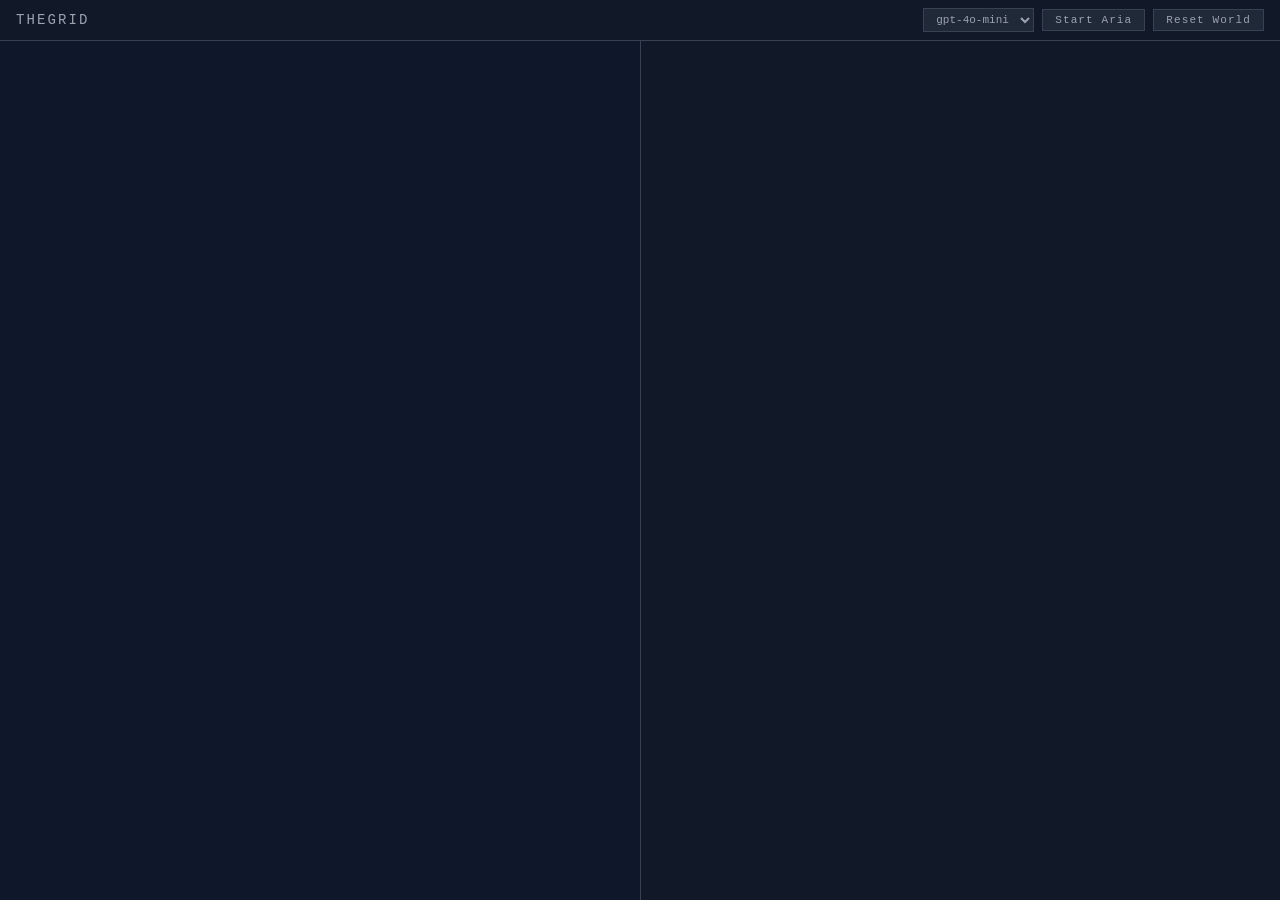
<file: src/frontend/static/index.html>
<!DOCTYPE html>
<html lang="en">
<head>
  <meta charset="UTF-8">
  <meta name="viewport" content="width=device-width, initial-scale=1.0">
  <title>thegrid</title>
  <link rel="stylesheet" href="style.css">
</head>
<body>
  <header>
    <h1>thegrid</h1>
    <div id="controls">
      <select id="model-select">
        <option value="gpt-4o-mini">gpt-4o-mini</option>
        <option value="gpt-4o">gpt-4o</option>
        <option value="gpt-4-turbo">gpt-4-turbo</option>
      </select>
      <button id="start-stop-btn">Start Aria</button>
      <button id="reset-btn">Reset World</button>
    </div>
  </header>
  <main>
    <div id="map-panel">
      <canvas id="map"></canvas>
    </div>
    <div id="feed-panel">
      <div id="feed"></div>
    </div>
  </main>
  <script src="app.js"></script>
</body>
</html>
</file>
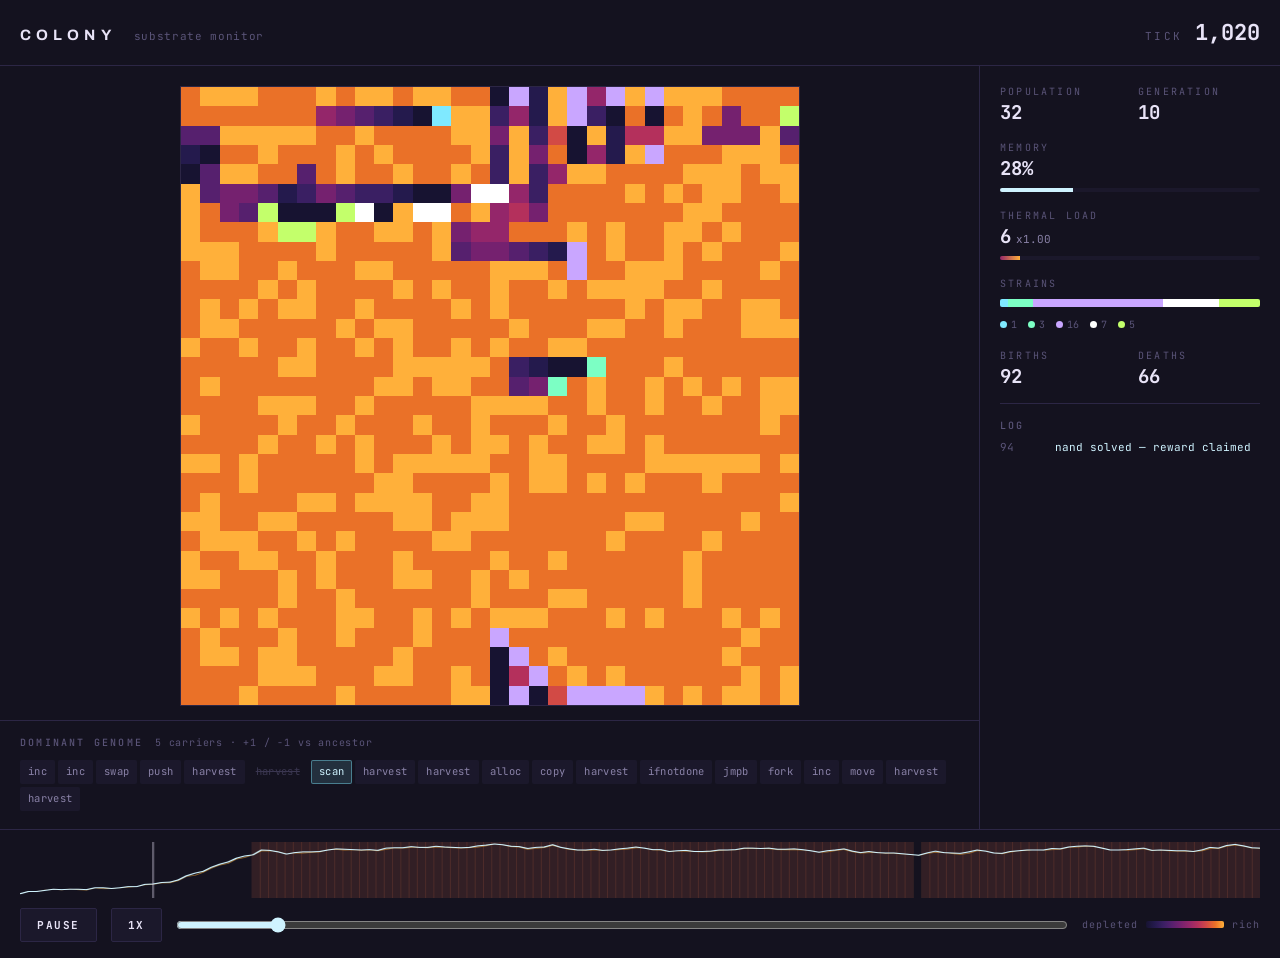
<file: artifacts/fable/colony_run.html>
<!DOCTYPE html>
<html lang="en">
<head>
<meta charset="utf-8">
<meta name="viewport" content="width=device-width, initial-scale=1">
<title>colony — substrate monitor</title>
<link rel="preconnect" href="https://fonts.googleapis.com">
<link rel="preconnect" href="https://fonts.gstatic.com" crossorigin>
<link href="https://fonts.googleapis.com/css2?family=Archivo:wght@500;700&family=JetBrains+Mono:wght@400;500;700&display=swap" rel="stylesheet">
<style>
:root{
  --void:#0A0912; --panel:#14121F; --panel-2:#1B182B; --rule:#2C2645;
  --ink:#E8E3F7; --ink-dim:#8A82A8; --ink-faint:#5A5478;
  --mote:#CFF3FF; --alarm:#FF7A4D; --amber:#FFB03A;
  --tint:0;
}
*{box-sizing:border-box;margin:0;padding:0}
html,body{height:100%}
body{
  background:var(--void); color:var(--ink);
  font-family:'JetBrains Mono',ui-monospace,SFMono-Regular,Menlo,monospace;
  font-size:13px; line-height:1.5;
  display:flex; flex-direction:column; min-height:100%;
  -webkit-font-smoothing:antialiased;
}
/* signature: the whole instrument runs hot when the colony does */
body::after{
  content:''; position:fixed; inset:0; pointer-events:none; z-index:5;
  background:radial-gradient(120% 80% at 50% 110%, rgba(255,90,40,.55), transparent 62%);
  opacity:calc(var(--tint) * .5); transition:opacity .5s ease;
}
h1{
  font-family:'Archivo',system-ui,sans-serif; font-weight:700;
  font-size:15px; letter-spacing:.34em; text-transform:uppercase;
}
header{
  display:flex; align-items:baseline; gap:18px; flex-wrap:wrap;
  padding:16px 20px; border-bottom:1px solid var(--rule); background:var(--panel);
}
.sub{color:var(--ink-faint); letter-spacing:.06em; font-size:11px}
.spacer{flex:1}
.tick{font-size:22px; font-weight:700; font-variant-numeric:tabular-nums}
.tick span{color:var(--ink-faint); font-size:11px; font-weight:400; letter-spacing:.2em}

main{display:grid; grid-template-columns:minmax(0,1fr) 300px; gap:1px; background:var(--rule); flex:1}
.left{background:var(--panel); display:flex; flex-direction:column; min-width:0}
.side{background:var(--panel)}
.field{display:flex; align-items:center; justify-content:center; padding:20px 20px 14px; min-height:300px}
canvas#grid{
  image-rendering:pixelated; width:100%; height:auto; max-width:620px;
  border:1px solid var(--rule); background:#0d0a1c;
}
.side{padding:18px 20px; display:flex; flex-direction:column; gap:16px; overflow:hidden}

/* strain composition — who is winning, at a glance */
.strains{display:flex; height:8px; border-radius:2px; overflow:hidden; background:var(--panel-2); margin-top:5px}
.strains i{display:block; height:100%; transition:width .18s linear}
.strainkey{display:flex; flex-wrap:wrap; gap:4px 11px; margin-top:7px; font-size:10px; color:var(--ink-faint)}
.strainkey span{display:flex; align-items:center; gap:4px; font-variant-numeric:tabular-nums}
.strainkey b{width:7px; height:7px; border-radius:50%; display:inline-block}

/* dominant genome, diffed against the seeded ancestor */
.genome{border-top:1px solid var(--rule); padding:14px 20px 18px; min-height:0}
.genome header{all:unset; display:flex; align-items:baseline; gap:12px; margin-bottom:10px}
.genome h2{font-size:10px; letter-spacing:.22em; text-transform:uppercase; color:var(--ink-faint); font-weight:500}
.genome .meta{font-size:10px; color:var(--ink-faint); letter-spacing:.08em}
.tokens{display:flex; flex-wrap:wrap; gap:3px}
.tok{
  font-size:10.5px; padding:3px 7px; border-radius:2px; letter-spacing:.03em;
  background:var(--panel-2); color:var(--ink-dim); border:1px solid transparent;
}
.tok.add{background:rgba(127,233,255,.14); color:var(--mote); border-color:rgba(127,233,255,.42)}
.tok.del{color:var(--ink-faint); text-decoration:line-through; opacity:.55; background:transparent}

.readout{display:flex; flex-direction:column; gap:3px}
.readout .label{font-size:10px; letter-spacing:.22em; text-transform:uppercase; color:var(--ink-faint)}
.readout .value{font-size:19px; font-weight:700; font-variant-numeric:tabular-nums; line-height:1.15}
.readout .value em{font-style:normal; font-size:11px; font-weight:400; color:var(--ink-dim); margin-left:5px}
.grid2{display:grid; grid-template-columns:1fr 1fr; gap:16px}

.meter{height:4px; background:var(--panel-2); border-radius:2px; overflow:hidden; margin-top:5px}
.meter i{display:block; height:100%; width:0; transition:width .18s linear}
.meter.mem i{background:var(--mote)}
.meter.heat i{background:linear-gradient(90deg,#94266a,var(--amber))}
.hot .value{color:var(--alarm)}

.log{flex:1; min-height:0; display:flex; flex-direction:column; gap:6px; border-top:1px solid var(--rule); padding-top:14px}
.log h2{font-size:10px; letter-spacing:.22em; text-transform:uppercase; color:var(--ink-faint); font-weight:500; font-family:inherit}
.log ol{list-style:none; overflow-y:auto; display:flex; flex-direction:column; gap:5px; font-size:11px}
.log li{display:flex; gap:9px; color:var(--ink-dim)}
.log li b{color:var(--ink-faint); font-weight:400; font-variant-numeric:tabular-nums; min-width:46px}
.log li.heat{color:var(--alarm)}
.log li.task{color:var(--mote)}
.log .empty{color:var(--ink-faint); font-size:11px}

footer{border-top:1px solid var(--rule); background:var(--panel); padding:12px 20px 16px}
canvas#trace{width:100%; height:56px; display:block; margin-bottom:10px}
.transport{display:flex; align-items:center; gap:14px; flex-wrap:wrap}
button{
  font:inherit; font-weight:700; letter-spacing:.14em; text-transform:uppercase; font-size:11px;
  background:var(--panel-2); color:var(--ink); border:1px solid var(--rule);
  padding:8px 16px; border-radius:2px; cursor:pointer; transition:background .15s,border-color .15s;
}
button:hover{background:#252038; border-color:#3D3560}
button:focus-visible, input:focus-visible{outline:2px solid var(--mote); outline-offset:2px}
input[type=range]{flex:1; min-width:140px; accent-color:var(--mote); cursor:pointer}
.legend{display:flex; align-items:center; gap:8px; font-size:10px; color:var(--ink-faint); letter-spacing:.1em}
.ramp{width:78px; height:7px; border-radius:2px}

@media (max-width:760px){
  main{grid-template-columns:1fr}
  .genome{padding:14px 16px}
  .side{max-height:none}
  h1{font-size:13px; letter-spacing:.24em}
}
@media (prefers-reduced-motion:reduce){
  *{transition:none !important}
}
</style>
</head>
<body>

<header>
  <h1>Colony</h1>
  <span class="sub">substrate monitor</span>
  <span class="spacer"></span>
  <span class="tick"><span>TICK</span> <b id="tick">0</b></span>
</header>

<main>
  <div class="left">
    <div class="field"><canvas id="grid" width="32" height="32"></canvas></div>
    <section class="genome">
      <header>
        <h2>Dominant genome</h2>
        <span class="meta" id="genmeta">vs ancestor</span>
      </header>
      <div class="tokens" id="tokens"></div>
    </section>
  </div>

  <aside class="side">
    <div class="grid2">
      <div class="readout">
        <span class="label">Population</span>
        <span class="value" id="pop">0</span>
      </div>
      <div class="readout">
        <span class="label">Generation</span>
        <span class="value" id="gen">0</span>
      </div>
    </div>

    <div class="readout">
      <span class="label">Memory</span>
      <span class="value" id="mem">0%</span>
      <div class="meter mem"><i id="membar"></i></div>
    </div>

    <div class="readout" id="heatblock">
      <span class="label">Thermal load</span>
      <span class="value" id="heat">0<em id="mult">x1.00</em></span>
      <div class="meter heat"><i id="heatbar"></i></div>
    </div>

    <div class="readout">
      <span class="label">Strains</span>
      <div class="strains" id="strains"></div>
      <div class="strainkey" id="strainkey"></div>
    </div>

    <div class="grid2">
      <div class="readout">
        <span class="label">Births</span>
        <span class="value" id="births">0</span>
      </div>
      <div class="readout">
        <span class="label">Deaths</span>
        <span class="value" id="deaths">0</span>
      </div>
    </div>

    <div class="log">
      <h2>Log</h2>
      <ol id="events"><li class="empty">Nothing has happened yet.</li></ol>
    </div>
  </aside>
</main>

<footer>
  <canvas id="trace" width="1200" height="112"></canvas>
  <div class="transport">
    <button id="play">Play</button>
    <button id="speed">1x</button>
    <input type="range" id="scrub" min="0" max="0" value="0" aria-label="Scrub timeline">
    <span class="legend">
      depleted
      <span class="ramp" id="ramp"></span>
      rich
    </span>
  </div>
</footer>

<script id="run" type="application/json">{"width":32,"height":32,"every":60,"founders":6,"mutator":"fixture","isa":["nop","harvest","scan","move","alloc","copy","ifnotdone","jmpb","fork","free","inc","dec","swap","input","nand","output","ifzero","push"],"ancestor":"aach1111451678a311","llm":{"calls":75,"accepted":75,"failures":0},"frames":[{"dom":"aach1111451678a311","car":6,"s":[1,1,1,1,1,1],"t":60,"e":"[base64]","o":"170fh18e25632r4515","p":6,"m":0.048,"h":1.2,"x":1.0,"g":0,"b":0,"d":0},{"dom":"aach1111451678a311","car":9,"s":[2,2,2,2,2,2],"t":120,"e":"[base64]","o":"180fi18f25732s4525170fh17e25632r4515","p":12,"m":0.099,"h":2.4,"x":1.0,"g":1,"b":6,"d":0},{"dom":"aach1111451678a311","car":9,"s":[2,2,2,2,2,2],"t":180,"e":"[base64]","o":"180fi18f25732s4525180fi17g25632s4515","p":12,"m":0.099,"h":2.4,"x":1.0,"g":1,"b":6,"d":0},{"dom":"aach1111451678a311","car":9,"s":[1,2,4,3,1,4],"t":240,"e":"[base64]","o":"fh18e25635157e2563635180fi18f25731s45256g2625","p":15,"m":0.12,"h":3.2,"x":1.0,"g":2,"b":14,"d":5},{"dom":"aach1111451678a311","car":11,"s":[2,3,4,4,1,4],"t":300,"e":"[base64]","o":"fh18e2563515563635180fi15732s46i26255g2190fj18g2583535","p":18,"m":0.149,"h":3.6,"x":1.0,"g":3,"b":20,"d":8},{"dom":"aach1111451678a311","car":9,"s":[1,3,5,4,1,3],"t":360,"e":"[base64]","o":"eh14635636352t46i25255h2190fj18g2583535fh18e25634g2","p":17,"m":0.133,"h":3.3,"x":1.0,"g":4,"b":24,"d":13},{"dom":"aach1111451678a311","car":11,"s":[2,3,5,4,0,4],"t":420,"e":"[base64]","o":"eh14636354055i21a0fj1593fh18e25634g21905835i28h2545415","p":18,"m":0.154,"h":3.7,"x":1.0,"g":4,"b":30,"d":18},{"dom":"aach1111451678a311","car":9,"s":[2,3,7,3,0,3],"t":480,"e":"[base64]","o":"fh15634055g2190fj15834i25i28h24153g21a05934i2eh18i2555","p":18,"m":0.134,"h":3.4,"x":1.0,"g":5,"b":37,"d":25},{"dom":"aach1111451678a311","car":8,"s":[2,2,6,4,0,3],"t":540,"e":"[base64]","o":"6634055g2190fj15834i25i24153g21a05934i2eh18i2555663","p":17,"m":0.14,"h":3.2,"x":1.0,"g":5,"b":38,"d":27},{"dom":"aach1111451678a311","car":9,"s":[2,3,9,3,0,5],"t":600,"e":"[base64]","o":"405fj14g25i24051i21a05934i2eh18j25656638i21b05a33k2ei12i25551g2305","p":22,"m":0.179,"h":4.3,"x":1.0,"g":6,"b":47,"d":31},{"dom":"aach1111451678a311","car":9,"s":[2,3,9,4,0,4],"t":660,"e":"[base64]","o":"405fj14g21i28j25656638i21c05b33m2ej12i25551g23056731b0ei12k28j25b3","p":22,"m":0.161,"h":3.9,"x":1.0,"g":6,"b":53,"d":37},{"dom":"aach11114dcdef51678a311","car":7,"s":[2,3,7,2,0,6],"t":720,"e":"[base64]","o":"405fj15551c03m2ej12i26451i23156731b0ei12k28j25b30i20g2305655","p":20,"m":0.174,"h":4.0,"x":1.0,"g":6,"b":57,"d":43},{"dom":"aach11114dcdef51678a311","car":6,"s":[2,2,9,4,0,5],"t":780,"e":"[base64]","o":"405fj11b03k26453156732m28k26c30k20i23056556831k21c0ej15c3vi2vg22m2","p":22,"m":0.194,"h":4.4,"x":1.0,"g":7,"b":65,"d":49},{"dom":"3aach1111451678a311","car":7,"s":[1,2,10,5,0,7],"t":840,"e":"[base64]","o":"405fj13k26453052m26c30k20i23056656831m21d0ek15c3vi2vg22m28k26550k26933155c3","p":25,"m":0.194,"h":4.7,"x":1.0,"g":8,"b":71,"d":52},{"dom":"3aach1111451678a311","car":7,"s":[1,2,12,5,0,5],"t":900,"e":"[base64]","o":"405fj13k26456c30k2ug26656831m25d3vk2vi28k26550k26933155c31d0ug2ek11k21o2vg2","p":25,"m":0.224,"h":5.1,"x":1.0,"g":8,"b":77,"d":58},{"dom":"3aach1111451678a311","car":7,"s":[2,3,14,6,0,6],"t":960,"e":"[base64]","o":"405fj16456c30k26751k26c3vm29k27650k26a32155f31d0ui2el11m21o2vg2vk26938k21d0vm2tg2ek10m27556d3","p":31,"m":0.271,"h":6.0,"x":1.0,"g":9,"b":87,"d":62},{"dom":"aach1211451678a311","car":5,"s":[1,3,16,7,0,5],"t":1020,"e":"[base64]","o":"fj16456c30k26851k26c3vm29k27656931v55g3ui2el13o20h2vl26938k21d0vn2th2el10m27556d35f30o2vh2vk2sg2","p":32,"m":0.28,"h":6.3,"x":1.0,"g":10,"b":92,"d":66},{"dom":"3aach1111451678a311","car":8,"s":[0,2,20,8,0,6],"t":1080,"e":"[base64]","o":"fj16456c30k24851k26c30k29k27656831u55g3ug23o2vl2ak2vm2ti20o27456e35g30o20i2vk2sg2vm2el1uo2ti26d37555f3uh29k2","p":36,"m":0.308,"h":7.0,"x":1.0,"g":10,"b":101,"d":71},{"dom":"3aach1111451678a311","car":9,"s":[0,3,22,5,0,7],"t":1140,"e":"[base64]","o":"fj16456c30k23856c39k2765vu5ug23o2vl2ak2tg27456e30q20i2si2vm2el1uq2tk26d37555g3uh29k2485vo2rg2to2si2uo2si2em12o2","p":37,"m":0.324,"h":7.1,"x":1.0,"g":11,"b":110,"d":79},{"dom":"aach11114dcdef51678a311","car":8,"s":[0,2,23,7,0,11],"t":1200,"e":"[base64]","o":"fj16456c30k23956c39k2755vv5sg23m2vl2ak2tg27457e30q2si2uq2tk26d39556i3vi29k2485vo2ri2to2si2uo2si2em12o26e3sg27658554855i3qg2385uo2","p":43,"m":0.378,"h":8.3,"x":1.0,"g":12,"b":119,"d":82},{"dom":"3aach1111451678a311","car":13,"s":[0,3,32,8,0,11],"t":1260,"e":"[base64]","o":"fj16456c30k23956c39k2755tu5ug23m2vl2ak2tg27457e30q2sg2uo2ti26d39556i3vi28l2485vq2ri2tq2si2so2si2el12q26g3tg27658554855i3qg2385uo2so2ri2em1tq2rk2rk2sk29l2te26f31o2","p":54,"m":0.49,"h":10.6,"x":1.0,"g":12,"b":130,"d":82},{"dom":"3aach1111451678a311","car":12,"s":[0,2,34,12,0,13],"t":1320,"e":"[base64]","o":"6456c30k23956c39k2755tt53m2vl2ak27457c30q2sg2uo26d39557i38l2485vq2rg2to2si22q26g3tg26658654855k3qi23750o2sq2ri2el1tq2rm2rm2sk29l2te26f31o2pg27d35j3855ro2em1qi2sq2qk2qk2vq2375rk27i36f3","p":61,"m":0.49,"h":11.1,"x":1.0,"g":13,"b":145,"d":90},{"dom":"3aach1111451678a311","car":12,"s":[0,1,39,12,0,14],"t":1380,"e":"[base64]","o":"6456c30k23956c39k2755tt53m2vl2ak27457c30o2so26d39657l2485tq2rg2to22q26i3tg26758655k3qi2275uo2sq2ri2tq2rm2rm2sm2al2tg23o2pi27e3855ro2el1qi2uq2qk2qk2vq2375rk27i36f3se2955uq26656h37d30o2og25j39l28l2qo2","p":66,"m":0.61,"h":12.8,"x":1.0,"g":14,"b":157,"d":97},{"dom":"3aach1111451678a311","car":14,"s":[0,2,44,13,0,18],"t":1440,"e":"[base64]","o":"[base64]","p":77,"m":0.693,"h":15.0,"x":1.0,"g":14,"b":173,"d":102},{"dom":"3aach1111451678a311","car":14,"s":[0,2,47,16,0,20],"t":1500,"e":"[base64]","o":"[base64]","p":85,"m":0.771,"h":16.7,"x":1.0,"g":15,"b":191,"d":112},{"dom":"aach11114dcdef51678a311","car":13,"s":[0,2,53,15,0,21],"t":1560,"e":"[base64]","o":"[base64]","p":91,"m":0.812,"h":17.6,"x":1.0,"g":16,"b":209,"d":124},{"dom":"3aach1111451678a311","car":15,"s":[0,3,57,18,0,23],"t":1620,"e":"[base64]","o":"[base64]","p":101,"m":0.952,"h":19.9,"x":1.0,"g":17,"b":230,"d":135},{"dom":"3aach1111451678a311","car":14,"s":[0,4,61,17,0,25],"t":1680,"e":"[base64]","o":"[base64]","p":107,"m":0.982,"h":20.8,"x":1.0,"g":17,"b":252,"d":151},{"dom":"aach11114dcdefdcdef51678a311","car":18,"s":[0,4,64,18,0,24],"t":1740,"e":"[base64]","o":"[base64]","p":110,"m":0.98,"h":22.3,"x":1.01,"g":18,"b":270,"d":166},{"dom":"aach11114dcdefdcdef51678a311","car":21,"s":[0,6,74,16,0,27],"t":1800,"e":"[base64]","o":"[base64]","p":123,"m":0.999,"h":24.3,"x":1.09,"g":19,"b":293,"d":176},{"dom":"aach11114dcdefdcdef51678a311","car":20,"s":[0,4,72,18,0,28],"t":1860,"e":"[base64]","o":"[base64]","p":122,"m":1.0,"h":24.4,"x":1.1,"g":19,"b":308,"d":192},{"dom":"aach11114dcdefdcdef51678a311","car":18,"s":[0,4,67,18,0,29],"t":1920,"e":"[base64]","o":"[base64]","p":118,"m":0.987,"h":24.0,"x":1.08,"g":19,"b":314,"d":202},{"dom":"aach11114dcdefdcdef51678a311","car":17,"s":[0,3,64,19,0,26],"t":1980,"e":"[base64]","o":"[base64]","p":112,"m":0.985,"h":22.7,"x":1.03,"g":19,"b":320,"d":214},{"dom":"aach11114dcdefdcdef51678a311","car":17,"s":[0,3,65,21,0,27],"t":2040,"e":"[base64]","o":"[base64]","p":116,"m":0.999,"h":23.2,"x":1.05,"g":20,"b":330,"d":220},{"dom":"aach11114dcdefdcdef51678a311","car":17,"s":[0,3,67,23,0,25],"t":2100,"e":"[base64]","o":"[base64]","p":118,"m":0.999,"h":23.2,"x":1.05,"g":20,"b":341,"d":229},{"dom":"3aach11114dcdef51678a311","car":17,"s":[0,3,68,22,0,25],"t":2160,"e":"[base64]","o":"[base64]","p":118,"m":0.999,"h":23.5,"x":1.06,"g":21,"b":348,"d":236},{"dom":"3aach11114dcdef51678a311","car":19,"s":[0,2,69,25,0,23],"t":2220,"e":"[base64]","o":"[base64]","p":119,"m":0.996,"h":23.8,"x":1.07,"g":21,"b":357,"d":244},{"dom":"3aach11114dcdef51678a311","car":20,"s":[0,1,74,24,0,24],"t":2280,"e":"[base64]","o":"[base64]","p":123,"m":0.989,"h":25.0,"x":1.12,"g":21,"b":369,"d":252},{"dom":"3aach11114dcdef51678a311","car":21,"s":[0,1,76,26,0,23],"t":2340,"e":"[base64]","o":"[base64]","p":126,"m":0.997,"h":25.1,"x":1.12,"g":21,"b":376,"d":256},{"dom":"3aach11114dcdef51678a311","car":23,"s":[0,1,77,28,0,19],"t":2400,"e":"[base64]","o":"[base64]","p":125,"m":1.0,"h":24.8,"x":1.11,"g":21,"b":383,"d":264},{"dom":"3aach11114dcdef51678a311","car":23,"s":[0,1,79,23,0,21],"t":2460,"e":"[base64]","o":"[base64]","p":124,"m":0.998,"h":24.9,"x":1.11,"g":21,"b":390,"d":272},{"dom":"3aach11114dcdef51678a311","car":23,"s":[0,2,79,22,0,20],"t":2520,"e":"[base64]","o":"[base64]","p":123,"m":0.999,"h":24.6,"x":1.1,"g":22,"b":398,"d":281},{"dom":"3aach11114dcdef51678a311","car":25,"s":[0,2,79,22,0,21],"t":2580,"e":"[base64]","o":"[base64]","p":124,"m":0.998,"h":24.8,"x":1.11,"g":22,"b":406,"d":288},{"dom":"3aach11114dcdef51678a311","car":24,"s":[0,2,77,20,0,23],"t":2640,"e":"[base64]","o":"[base64]","p":122,"m":1.0,"h":24.4,"x":1.09,"g":22,"b":411,"d":295},{"dom":"3aach11114dcdef51678a311","car":25,"s":[0,2,82,19,0,25],"t":2700,"e":"[base64]","o":"[base64]","p":128,"m":0.998,"h":25.2,"x":1.13,"g":22,"b":420,"d":298},{"dom":"3aach11114dcdef51678a311","car":25,"s":[0,2,82,19,0,26],"t":2760,"e":"[base64]","o":"[base64]","p":129,"m":1.0,"h":25.9,"x":1.16,"g":22,"b":429,"d":306},{"dom":"3aach11114dcdef51678a311","car":23,"s":[0,2,84,17,0,26],"t":2820,"e":"[base64]","o":"[base64]","p":129,"m":0.999,"h":25.8,"x":1.15,"g":22,"b":436,"d":313},{"dom":"3aach11114dcdef51678a311","car":23,"s":[0,2,86,16,0,28],"t":2880,"e":"[base64]","o":"[base64]","p":132,"m":0.997,"h":26.2,"x":1.17,"g":22,"b":442,"d":316},{"dom":"3aach11114dcdef51678a311","car":22,"s":[0,2,84,16,0,28],"t":2940,"e":"[base64]","o":"[base64]","p":130,"m":0.994,"h":26.2,"x":1.17,"g":22,"b":446,"d":322},{"dom":"3aach11114dcdef51678a311","car":22,"s":[0,2,85,15,0,28],"t":3000,"e":"[base64]","o":"[base64]","p":130,"m":1.0,"h":26.0,"x":1.16,"g":22,"b":448,"d":324},{"dom":"3aach11114dcdef51678a311","car":22,"s":[0,3,85,15,0,30],"t":3060,"e":"[base64]","o":"[base64]","p":133,"m":0.998,"h":26.4,"x":1.18,"g":22,"b":454,"d":327},{"dom":"3aach11114dcdef51678a311","car":22,"s":[0,3,85,14,0,29],"t":3120,"e":"[base64]","o":"[base64]","p":131,"m":0.998,"h":26.3,"x":1.17,"g":22,"b":456,"d":331},{"dom":"3aach11114dcdef51678a311","car":21,"s":[0,3,85,14,0,28],"t":3180,"e":"[base64]","o":"[base64]","p":130,"m":0.999,"h":26.0,"x":1.16,"g":22,"b":460,"d":336},{"dom":"3aach11114dcdef51678a311","car":21,"s":[0,3,83,16,0,27],"t":3240,"e":"[base64]","o":"[base64]","p":129,"m":1.0,"h":25.8,"x":1.15,"g":22,"b":463,"d":340},{"dom":"3aach11114dcdef51678a311","car":23,"s":[0,3,85,16,0,26],"t":3300,"e":"[base64]","o":"[base64]","p":130,"m":0.998,"h":26.1,"x":1.16,"g":22,"b":468,"d":344},{"dom":"3aach11114dcdef51678a311","car":25,"s":[0,2,88,17,0,27],"t":3360,"e":"[base64]","o":"[base64]","p":134,"m":0.998,"h":26.4,"x":1.18,"g":22,"b":475,"d":347},{"dom":"3aach11114dcdef51678a311","car":25,"s":[0,2,88,18,0,28],"t":3420,"e":"[base64]","o":"[base64]","p":136,"m":0.997,"h":27.1,"x":1.21,"g":22,"b":480,"d":350},{"dom":"3aach11114dcdef51678a311","car":26,"s":[0,2,90,19,0,28],"t":3480,"e":"[base64]","o":"[base64]","p":139,"m":0.992,"h":28.1,"x":1.24,"g":22,"b":486,"d":353},{"dom":"3aach11114dcdef51678a311","car":26,"s":[0,2,89,17,0,29],"t":3540,"e":"[base64]","o":"[base64]","p":137,"m":1.0,"h":27.6,"x":1.22,"g":22,"b":490,"d":359},{"dom":"3aach11114dcdef51678a311","car":25,"s":[0,1,87,17,0,28],"t":3600,"e":"[base64]","o":"[base64]","p":133,"m":0.994,"h":26.6,"x":1.19,"g":22,"b":494,"d":367},{"dom":"3aach11114dcdef51678a311","car":25,"s":[0,1,85,16,0,30],"t":3660,"e":"[base64]","o":"[base64]","p":132,"m":0.998,"h":26.4,"x":1.18,"g":22,"b":498,"d":372},{"dom":"3aach11114dcdef51678a311","car":26,"s":[0,1,83,13,0,30],"t":3720,"e":"[base64]","o":"[base64]","p":127,"m":1.0,"h":25.2,"x":1.13,"g":22,"b":500,"d":379},{"dom":"3aach11114dcdef51678a311","car":26,"s":[0,2,85,11,0,32],"t":3780,"e":"[base64]","o":"[base64]","p":130,"m":1.0,"h":25.7,"x":1.15,"g":22,"b":506,"d":382},{"dom":"3aach11114dcdef51678a311","car":26,"s":[0,2,87,11,0,31],"t":3840,"e":"[base64]","o":"[base64]","p":131,"m":1.0,"h":26.1,"x":1.16,"g":22,"b":509,"d":384},{"dom":"3aach11114dcdef51678a311","car":27,"s":[0,2,89,13,0,33],"t":3900,"e":"[base64]","o":"[base64]","p":137,"m":0.997,"h":27.3,"x":1.21,"g":22,"b":517,"d":386},{"dom":"3aach11114dcdef51678a311","car":26,"s":[0,2,82,11,0,35],"t":3960,"e":"[base64]","o":"[base64]","p":130,"m":0.996,"h":26.2,"x":1.17,"g":22,"b":520,"d":396},{"dom":"3aach11114dcdef51678a311","car":25,"s":[0,2,81,10,0,33],"t":4020,"e":"[base64]","o":"[base64]","p":126,"m":0.998,"h":25.1,"x":1.13,"g":22,"b":523,"d":403},{"dom":"3aach11114dcdef51678a311","car":25,"s":[0,2,82,11,0,28],"t":4080,"e":"[base64]","o":"[base64]","p":123,"m":1.0,"h":24.7,"x":1.11,"g":22,"b":526,"d":409},{"dom":"3aach11114dcdef51678a311","car":25,"s":[0,3,80,10,0,30],"t":4140,"e":"[base64]","o":"[base64]","p":123,"m":0.996,"h":24.5,"x":1.1,"g":22,"b":529,"d":412},{"dom":"3aach11114dcdef51678a311","car":26,"s":[0,3,82,10,0,30],"t":4200,"e":"[base64]","o":"[base64]","p":125,"m":0.999,"h":24.8,"x":1.11,"g":22,"b":535,"d":416},{"dom":"3aach11114dcdef51678a311","car":25,"s":[0,3,80,11,0,28],"t":4260,"e":"[base64]","o":"[base64]","p":122,"m":0.998,"h":24.5,"x":1.1,"g":22,"b":538,"d":422},{"dom":"3aach11114dcdef51678a311","car":25,"s":[0,3,80,12,0,28],"t":4320,"e":"[base64]","o":"[base64]","p":123,"m":0.996,"h":24.8,"x":1.11,"g":22,"b":544,"d":427},{"dom":"3aach11114dcdef51678a311","car":27,"s":[0,3,82,12,0,29],"t":4380,"e":"[base64]","o":"[base64]","p":126,"m":0.998,"h":25.0,"x":1.12,"g":22,"b":549,"d":429},{"dom":"3aach11114dcdef51678a311","car":29,"s":[0,3,85,12,0,28],"t":4440,"e":"[base64]","o":"[base64]","p":128,"m":0.995,"h":25.3,"x":1.13,"g":22,"b":555,"d":433},{"dom":"3aach11114dcdef51678a311","car":29,"s":[0,3,85,13,0,30],"t":4500,"e":"[base64]","o":"[base64]","p":131,"m":0.999,"h":26.0,"x":1.16,"g":22,"b":559,"d":434},{"dom":"3aach11114dcdef51678a311","car":28,"s":[0,3,82,14,0,29],"t":4560,"e":"[base64]","o":"[base64]","p":128,"m":1.0,"h":26.0,"x":1.16,"g":22,"b":562,"d":440},{"dom":"3aach11114dcdef51678a311","car":28,"s":[0,3,81,11,0,29],"t":4620,"e":"[base64]","o":"[base64]","p":124,"m":1.0,"h":24.9,"x":1.12,"g":22,"b":563,"d":445},{"dom":"3aach11114dcdef51678a311","car":28,"s":[0,3,81,11,0,29],"t":4680,"e":"[base64]","o":"[base64]","p":124,"m":1.0,"h":24.7,"x":1.11,"g":22,"b":567,"d":449},{"dom":"3aach11114dcdef51678a311","car":28,"s":[0,3,78,11,0,27],"t":4740,"e":"[base64]","o":"[base64]","p":119,"m":1.0,"h":23.9,"x":1.08,"g":22,"b":568,"d":455},{"dom":"3aach11114dcdef51678a311","car":29,"s":[0,3,79,11,0,28],"t":4800,"e":"[base64]","o":"[base64]","p":121,"m":0.997,"h":24.3,"x":1.09,"g":22,"b":573,"d":458},{"dom":"3aach11114dcdef51678a311","car":29,"s":[0,3,80,12,0,27],"t":4860,"e":"[base64]","o":"[base64]","p":122,"m":0.999,"h":24.2,"x":1.09,"g":22,"b":576,"d":460},{"dom":"3aach11114dcdef51678a311","car":28,"s":[0,3,78,10,0,28],"t":4920,"e":"[base64]","o":"[base64]","p":119,"m":0.999,"h":24.0,"x":1.08,"g":22,"b":580,"d":467},{"dom":"3aach11114dcdef51678a311","car":29,"s":[0,3,78,10,0,28],"t":4980,"e":"[base64]","o":"[base64]","p":119,"m":0.995,"h":23.8,"x":1.07,"g":22,"b":582,"d":469},{"dom":"3aach11114dcdef51678a311","car":29,"s":[0,3,79,10,0,28],"t":5040,"e":"[base64]","o":"[base64]","p":120,"m":0.998,"h":24.0,"x":1.08,"g":22,"b":586,"d":472},{"dom":"3aach11114dcdef51678a311","car":31,"s":[0,3,82,11,0,27],"t":5100,"e":"[base64]","o":"[base64]","p":123,"m":0.999,"h":24.5,"x":1.1,"g":22,"b":591,"d":474},{"dom":"3aach11114dcdef51678a311","car":32,"s":[0,2,84,11,0,26],"t":5160,"e":"[base64]","o":"[base64]","p":123,"m":0.995,"h":24.7,"x":1.11,"g":22,"b":594,"d":477},{"dom":"3aach11114dcdef51678a311","car":34,"s":[0,2,87,10,0,25],"t":5220,"e":"[base64]","o":"[base64]","p":124,"m":0.997,"h":24.9,"x":1.12,"g":22,"b":599,"d":481},{"dom":"3aach11114dcdef51678a311","car":36,"s":[0,2,91,10,0,25],"t":5280,"e":"[base64]","o":"[base64]","p":128,"m":0.997,"h":25.6,"x":1.14,"g":22,"b":603,"d":481},{"dom":"3aach11114dcdef51678a311","car":35,"s":[0,2,91,10,0,25],"t":5340,"e":"[base64]","o":"[base64]","p":128,"m":1.0,"h":25.7,"x":1.15,"g":22,"b":606,"d":484},{"dom":"3aach11114dcdef51678a311","car":36,"s":[0,2,91,8,0,26],"t":5400,"e":"[base64]","o":"[base64]","p":127,"m":0.996,"h":25.6,"x":1.14,"g":22,"b":609,"d":488},{"dom":"3aach11114dcdef51678a311","car":37,"s":[0,2,92,8,0,26],"t":5460,"e":"[base64]","o":"[base64]","p":128,"m":0.999,"h":25.5,"x":1.14,"g":22,"b":611,"d":489},{"dom":"3aach11114dcdef51678a311","car":38,"s":[0,2,92,7,0,24],"t":5520,"e":"[base64]","o":"[base64]","p":125,"m":0.997,"h":25.0,"x":1.12,"g":22,"b":613,"d":494},{"dom":"3aach11114dcdef51678a311","car":37,"s":[0,2,92,6,0,25],"t":5580,"e":"[base64]","o":"[base64]","p":125,"m":0.996,"h":24.9,"x":1.12,"g":22,"b":616,"d":497},{"dom":"3aach11114dcdef51678a311","car":37,"s":[0,2,93,6,0,25],"t":5640,"e":"[base64]","o":"[base64]","p":126,"m":1.0,"h":25.0,"x":1.12,"g":22,"b":619,"d":499},{"dom":"3aach11114dcdef51678a311","car":36,"s":[0,2,93,5,0,24],"t":5700,"e":"[base64]","o":"[base64]","p":124,"m":0.999,"h":24.8,"x":1.11,"g":22,"b":621,"d":503},{"dom":"3aach11114dcdef51678a311","car":37,"s":[0,2,92,5,0,22],"t":5760,"e":"[base64]","o":"[base64]","p":121,"m":0.997,"h":24.5,"x":1.1,"g":22,"b":624,"d":509},{"dom":"3aach11114dcdef51678a311","car":36,"s":[0,2,88,5,0,22],"t":5820,"e":"[base64]","o":"[base64]","p":117,"m":0.999,"h":23.6,"x":1.06,"g":22,"b":626,"d":515},{"dom":"3aach11114dcdef51678a311","car":37,"s":[0,2,91,5,0,23],"t":5880,"e":"[base64]","o":"[base64]","p":121,"m":0.997,"h":23.8,"x":1.07,"g":22,"b":633,"d":518},{"dom":"3aach11114dcdef51678a311","car":37,"s":[0,2,93,5,0,23],"t":5940,"e":"[base64]","o":"[base64]","p":123,"m":0.996,"h":24.5,"x":1.1,"g":22,"b":636,"d":519},{"dom":"3aach11114dcdef51678a311","car":36,"s":[0,2,95,5,0,24],"t":6000,"e":"[base64]","o":"[base64]","p":126,"m":1.0,"h":25.1,"x":1.12,"g":22,"b":644,"d":524},{"dom":"3aach11114dcdef51678a311","car":35,"s":[0,2,90,5,0,23],"t":6060,"e":"[base64]","o":"[base64]","p":120,"m":0.999,"h":23.9,"x":1.08,"g":22,"b":645,"d":531},{"dom":"3aach11114dcdef51678a311","car":34,"s":[0,2,88,3,0,23],"t":6120,"e":"[base64]","o":"[base64]","p":116,"m":0.996,"h":23.2,"x":1.05,"g":22,"b":646,"d":536},{"dom":"3aach11114dcdef51678a311","car":34,"s":[0,2,92,2,0,23],"t":6180,"e":"[base64]","o":"[base64]","p":119,"m":1.0,"h":23.4,"x":1.06,"g":22,"b":652,"d":539},{"dom":"3aach11114dcdef51678a311","car":31,"s":[0,2,89,2,0,23],"t":6240,"e":"[base64]","o":"[base64]","p":116,"m":0.995,"h":23.6,"x":1.07,"g":22,"b":655,"d":545},{"dom":"3aach11114dcdef51678a311","car":31,"s":[0,2,87,2,0,24],"t":6300,"e":"[base64]","o":"[base64]","p":115,"m":0.996,"h":23.0,"x":1.04,"g":22,"b":657,"d":548},{"dom":"3aach11114dcdef51678a311","car":29,"s":[0,2,88,2,0,23],"t":6360,"e":"[base64]","o":"[base64]","p":115,"m":0.998,"h":23.1,"x":1.04,"g":22,"b":661,"d":552},{"dom":"3aach11114dcdef51678a311","car":28,"s":[0,2,88,2,0,21],"t":6420,"e":"[base64]","o":"[base64]","p":113,"m":0.996,"h":22.6,"x":1.02,"g":22,"b":664,"d":557},{"dom":"3aach11114dcdef51678a311","car":29,"s":[0,1,90,2,0,18],"t":6480,"e":"[base64]","o":"[base64]","p":111,"m":0.986,"h":22.4,"x":1.02,"g":22,"b":668,"d":563},{"dom":"3aach11114dcdef51678a311","car":28,"s":[0,1,88,1,0,19],"t":6540,"e":"[base64]","o":"[base64]","p":109,"m":0.997,"h":21.9,"x":1.0,"g":22,"b":670,"d":567},{"dom":"3aach11114dcdef51678a311","car":30,"s":[0,1,95,1,0,18],"t":6600,"e":"[base64]","o":"[base64]","p":115,"m":0.998,"h":23.0,"x":1.04,"g":22,"b":679,"d":570},{"dom":"3aach11114dcdef51678a311","car":33,"s":[0,1,101,1,0,17],"t":6660,"e":"[base64]","o":"[base64]","p":120,"m":0.999,"h":23.6,"x":1.06,"g":22,"b":685,"d":571},{"dom":"3aach11114dcdef51678a311","car":31,"s":[0,1,97,1,0,17],"t":6720,"e":"[base64]","o":"[base64]","p":116,"m":0.999,"h":23.5,"x":1.06,"g":22,"b":689,"d":579},{"dom":"3aach11114dcdef51678a311","car":30,"s":[0,1,96,1,0,17],"t":6780,"e":"[base64]","o":"[base64]","p":115,"m":1.0,"h":22.9,"x":1.04,"g":22,"b":690,"d":581},{"dom":"3aach11114dcdef51678a311","car":28,"s":[0,1,97,1,0,15],"t":6840,"e":"[base64]","o":"[base64]","p":114,"m":0.999,"h":22.5,"x":1.02,"g":22,"b":695,"d":587},{"dom":"3aach11114dcdef51678a311","car":30,"s":[0,1,99,1,0,17],"t":6900,"e":"[base64]","o":"[base64]","p":118,"m":1.0,"h":23.0,"x":1.04,"g":22,"b":702,"d":590},{"dom":"3aach11114dcdef51678a311","car":30,"s":[0,1,105,1,0,16],"t":6960,"e":"[base64]","o":"[base64]","p":123,"m":0.997,"h":24.4,"x":1.09,"g":22,"b":709,"d":592},{"dom":"3aach11114dcdef51678a311","car":30,"s":[0,1,103,1,0,15],"t":7020,"e":"[base64]","o":"[base64]","p":120,"m":0.985,"h":24.4,"x":1.09,"g":22,"b":711,"d":597},{"dom":"3aach11114dcdef51678a311","car":30,"s":[0,1,99,1,0,14],"t":7080,"e":"[base64]","o":"[base64]","p":115,"m":0.993,"h":23.2,"x":1.05,"g":22,"b":713,"d":604},{"dom":"3aach11114dcdef51678a311","car":30,"s":[0,1,99,1,0,13],"t":7140,"e":"[base64]","o":"[base64]","p":114,"m":1.0,"h":22.8,"x":1.03,"g":22,"b":716,"d":608},{"dom":"3aach11114dcdef51678a311","car":32,"s":[0,1,103,1,0,14],"t":7200,"e":"[base64]","o":"[base64]","p":119,"m":1.0,"h":23.7,"x":1.07,"g":22,"b":722,"d":609},{"dom":"3aach11114dcdef51678a311","car":35,"s":[0,1,105,1,0,14],"t":7260,"e":"[base64]","o":"[base64]","p":121,"m":0.998,"h":24.4,"x":1.1,"g":22,"b":727,"d":612},{"dom":"3aach11114dcdef51678a311","car":32,"s":[0,1,107,0,0,15],"t":7320,"e":"[base64]","o":"[base64]","p":123,"m":0.999,"h":24.6,"x":1.11,"g":22,"b":735,"d":618},{"dom":"3aach11114dcdef51678a311","car":31,"s":[0,0,110,0,0,13],"t":7380,"e":"[base64]","o":"[base64]","p":123,"m":0.989,"h":24.9,"x":1.12,"g":22,"b":740,"d":623},{"dom":"3aach11114dcdef51678a311","car":30,"s":[0,0,110,0,0,13],"t":7440,"e":"[base64]","o":"[base64]","p":123,"m":1.0,"h":24.7,"x":1.11,"g":22,"b":743,"d":626},{"dom":"3aach11114dcdef51678a311","car":30,"s":[0,0,115,0,0,12],"t":7500,"e":"[base64]","o":"[base64]","p":127,"m":1.0,"h":25.0,"x":1.12,"g":22,"b":750,"d":629},{"dom":"3aach11114dcdef51678a311","car":30,"s":[0,0,114,0,0,12],"t":7560,"e":"[base64]","o":"[base64]","p":126,"m":0.999,"h":25.2,"x":1.13,"g":22,"b":753,"d":633},{"dom":"3aach11114dcdef51678a311","car":31,"s":[0,0,119,0,0,12],"t":7620,"e":"[base64]","o":"[base64]","p":131,"m":0.998,"h":26.3,"x":1.17,"g":22,"b":760,"d":635},{"dom":"3aach11114dcdef51678a311","car":31,"s":[0,0,122,0,0,11],"t":7680,"e":"[base64]","o":"[base64]","p":133,"m":1.0,"h":26.4,"x":1.17,"g":22,"b":766,"d":639},{"dom":"3aach11114dcdef51678a311","car":31,"s":[0,0,123,0,0,11],"t":7740,"e":"[base64]","o":"[base64]","p":134,"m":0.999,"h":26.8,"x":1.19,"g":22,"b":769,"d":641},{"dom":"3aach11114dcdef51678a311","car":31,"s":[0,0,123,0,0,10],"t":7800,"e":"[base64]","o":"[base64]","p":133,"m":1.0,"h":26.7,"x":1.19,"g":22,"b":772,"d":645},{"dom":"3aach11114dcdef51678a311","car":32,"s":[0,0,118,0,0,10],"t":7860,"e":"[base64]","o":"[base64]","p":128,"m":0.997,"h":26.0,"x":1.16,"g":22,"b":775,"d":653},{"dom":"3aach11114dcdef51678a311","car":32,"s":[0,0,114,0,0,9],"t":7920,"e":"[base64]","o":"[base64]","p":123,"m":1.0,"h":24.8,"x":1.11,"g":22,"b":776,"d":659},{"dom":"3aach11114dcdef51678a311","car":33,"s":[0,0,114,0,0,9],"t":7980,"e":"[base64]","o":"[base64]","p":123,"m":0.997,"h":24.9,"x":1.11,"g":22,"b":781,"d":664},{"dom":"3aach11114dcdef51678a311","car":33,"s":[0,0,115,0,0,9],"t":8040,"e":"[base64]","o":"[base64]","p":124,"m":0.999,"h":24.7,"x":1.11,"g":22,"b":786,"d":668},{"dom":"3aach11114dcdef51678a311","car":31,"s":[0,0,117,0,0,9],"t":8100,"e":"[base64]","o":"[base64]","p":126,"m":0.999,"h":25.0,"x":1.12,"g":22,"b":791,"d":671},{"dom":"3aach11114dcdef51678a311","car":30,"s":[0,0,119,0,0,9],"t":8160,"e":"[base64]","o":"[base64]","p":128,"m":1.0,"h":25.5,"x":1.14,"g":22,"b":796,"d":674},{"dom":"3aach11114dcdef51678a311","car":30,"s":[0,0,113,0,0,9],"t":8220,"e":"[base64]","o":"[base64]","p":122,"m":0.996,"h":24.5,"x":1.1,"g":22,"b":796,"d":680},{"dom":"3aach11114dcdef51678a311","car":30,"s":[0,0,114,0,0,9],"t":8280,"e":"[base64]","o":"[base64]","p":123,"m":0.999,"h":24.7,"x":1.11,"g":22,"b":800,"d":683},{"dom":"3aach11114dcdef51678a311","car":30,"s":[0,0,116,0,0,6],"t":8340,"e":"[base64]","o":"[base64]","p":122,"m":1.0,"h":24.4,"x":1.09,"g":22,"b":804,"d":688},{"dom":"3aach11114dcdef51678a311","car":28,"s":[0,0,115,0,0,6],"t":8400,"e":"[base64]","o":"[base64]","p":121,"m":1.0,"h":24.2,"x":1.09,"g":22,"b":808,"d":693},{"dom":"3aach11114dcdef51678a311","car":26,"s":[0,0,115,0,0,6],"t":8460,"e":"[base64]","o":"[base64]","p":121,"m":0.995,"h":24.1,"x":1.08,"g":22,"b":813,"d":698},{"dom":"3aach11114dcdef51678a311","car":26,"s":[0,0,113,0,0,6],"t":8520,"e":"[base64]","o":"[base64]","p":119,"m":0.997,"h":24.0,"x":1.08,"g":22,"b":817,"d":704},{"dom":"3aach11114dcdef51678a311","car":26,"s":[0,0,117,0,0,6],"t":8580,"e":"[base64]","o":"[base64]","p":123,"m":0.999,"h":24.4,"x":1.1,"g":22,"b":823,"d":706},{"dom":"3aach11114dcdef51678a311","car":27,"s":[0,0,124,0,0,6],"t":8640,"e":"[base64]","o":"[base64]","p":130,"m":0.999,"h":25.6,"x":1.14,"g":22,"b":830,"d":706},{"dom":"3aach11114dcdef51678a311","car":27,"s":[0,0,123,0,0,5],"t":8700,"e":"[base64]","o":"[base64]","p":128,"m":1.0,"h":25.6,"x":1.14,"g":22,"b":832,"d":710},{"dom":"3aach11114dcdef51678a311","car":28,"s":[0,0,131,0,0,4],"t":8760,"e":"[base64]","o":"[base64]","p":135,"m":0.998,"h":26.9,"x":1.2,"g":22,"b":840,"d":711},{"dom":"3aach11114dcdef51678a311","car":28,"s":[0,0,134,0,0,4],"t":8820,"e":"[base64]","o":"[base64]","p":138,"m":1.0,"h":27.5,"x":1.22,"g":22,"b":846,"d":714},{"dom":"33aah61114dcdef51678a311","car":27,"s":[0,0,130,0,0,4],"t":8880,"e":"[base64]","o":"[base64]","p":134,"m":0.999,"h":26.9,"x":1.2,"g":22,"b":850,"d":722},{"dom":"33aah61114dcdef51678a311","car":26,"s":[0,0,126,0,0,3],"t":8940,"e":"[base64]","o":"[base64]","p":129,"m":0.997,"h":25.9,"x":1.16,"g":22,"b":853,"d":730},{"dom":"33aah61114dcdef51678a311","car":27,"s":[0,0,125,0,0,3],"t":9000,"e":"[base64]","o":"[base64]","p":128,"m":0.997,"h":25.7,"x":1.15,"g":22,"b":856,"d":734}],"events":[{"tick":94,"text":"nand solved \u2014 reward claimed","kind":"task"},{"tick":1529,"text":"orn solved \u2014 reward claimed","kind":"task"},{"tick":1740,"text":"thermal throttling engaged","kind":"heat"},{"tick":2463,"text":"not solved \u2014 reward claimed","kind":"task"},{"tick":3534,"text":"xor solved \u2014 reward claimed","kind":"task"},{"tick":6540,"text":"thermal load cleared","kind":"heat"},{"tick":6600,"text":"thermal throttling engaged","kind":"heat"},{"tick":7377,"text":"and solved \u2014 reward claimed","kind":"task"},{"tick":8479,"text":"or solved \u2014 reward claimed","kind":"task"}],"dominant":{"carriers":27,"source":["move","move","inc","inc","push","ifnotdone","harvest","harvest","harvest","alloc","input","swap","input","nand","output","copy","harvest","ifnotdone","jmpb","fork","inc","move","harvest","harvest"]},"summary":{"births":856,"deaths":734,"causes":{"starvation":642,"senescence":92},"tasks":{"nand":94,"orn":1529,"not":2463,"xor":3534,"and":7377,"or":8479}}}</script>
<script>
const RAW = document.getElementById('run').textContent;
if (RAW.trim() === '__' + 'DATA__'){
  document.body.innerHTML =
    '<div style="margin:auto;padding:40px;max-width:520px;text-align:center;color:#8A82A8">' +
    '<h1 style="color:#E8E3F7;margin-bottom:14px">No recording loaded</h1>' +
    '<p>This is the viewer template, not a recording. Generate one with:</p>' +
    '<p style="color:#CFF3FF;margin:14px 0">python -m colony.record --ticks 9000 --out run.html</p>' +
    '<p>That writes a self-contained page with the run embedded.</p></div>';
  throw new Error('template opened directly; no recording embedded');
}
const DATA = JSON.parse(RAW);
const A = "0123456789abcdefghijklmnopqrstuv";
const RAMP = ['#171331','#241a4d','#3a1f63','#56206e','#75216f','#94266a','#b4305c','#d24a45','#ea7128','#ffb03a'];
// One hue per founding lineage. Chosen to stay legible over a field that runs
// indigo through magenta to amber.
const STRAIN = ['#7FE9FF','#7CFFC4','#C9A6FF','#FFFFFF','#FF9BD2','#C3FF6B'];
const STRAIN_RGB = STRAIN.map(h => [parseInt(h.slice(1,3),16), parseInt(h.slice(3,5),16), parseInt(h.slice(5,7),16)]);
const ISA = DATA.isa || [];

const W = DATA.width, H = DATA.height, frames = DATA.frames;
const grid = document.getElementById('grid'), gtx = grid.getContext('2d');
const trace = document.getElementById('trace'), ttx = trace.getContext('2d');
grid.width = W; grid.height = H;

document.getElementById('ramp').style.background =
  `linear-gradient(90deg, ${RAMP.join(',')})`;

// Offscreen buffer: paint the energy field a pixel per tile, then let the
// canvas scale it up. Pixelated upscaling keeps the tile edges honest.
const buf = document.createElement('canvas');
buf.width = W; buf.height = H;
const btx = buf.getContext('2d');
const img = btx.createImageData(W, H);

const RGB = RAMP.map(h => [parseInt(h.slice(1,3),16), parseInt(h.slice(3,5),16), parseInt(h.slice(5,7),16)]);

let index = 0, playing = false, speed = 1, acc = 0, last = 0;
const shown = new Set();

function drawField(frame){
  const e = frame.e, d = img.data;
  for (let i = 0; i < W*H; i++){
    const [r,g,b] = RGB[e.charCodeAt(i) - 48] || RGB[0];
    d[i*4] = r; d[i*4+1] = g; d[i*4+2] = b; d[i*4+3] = 255;
  }
  // Organisms are drawn over the field, coloured by which founder they descend
  // from — so a strain sweeping the map is something you can see happen.
  const o = frame.o;
  for (let i = 0; i + 2 < o.length + 1; i += 3){
    const idx = A.indexOf(o[i]) * 32 + A.indexOf(o[i+1]);
    if (idx < 0 || idx >= W*H) continue;
    const [r,g,b] = STRAIN_RGB[A.indexOf(o[i+2]) % STRAIN_RGB.length] || STRAIN_RGB[0];
    d[idx*4] = r; d[idx*4+1] = g; d[idx*4+2] = b; d[idx*4+3] = 255;
  }
  btx.putImageData(img, 0, 0);
  gtx.imageSmoothingEnabled = false;
  gtx.clearRect(0,0,W,H);
  gtx.drawImage(buf, 0, 0);
}

function drawTrace(upTo){
  const w = trace.width, h = trace.height;
  ttx.clearRect(0,0,w,h);
  const maxPop = Math.max(...frames.map(f => f.p), 1);
  const maxHeat = Math.max(...frames.map(f => f.h), 1);

  // Shade the stretches where the colony was throttling itself.
  ttx.fillStyle = 'rgba(255,122,77,.13)';
  frames.forEach((f, i) => {
    if (f.x > 1) ttx.fillRect(i / frames.length * w, 0, w / frames.length + 1, h);
  });

  const line = (key, max, colour, width) => {
    ttx.beginPath();
    frames.forEach((f, i) => {
      const x = i / (frames.length - 1) * w;
      const y = h - (f[key] / max) * (h - 8) - 4;
      i ? ttx.lineTo(x, y) : ttx.moveTo(x, y);
    });
    ttx.strokeStyle = colour; ttx.lineWidth = width; ttx.stroke();
  };
  line('h', maxHeat, 'rgba(255,176,58,.55)', 1.5);
  line('p', maxPop, '#CFF3FF', 2);

  const px = upTo / (frames.length - 1) * w;
  ttx.strokeStyle = 'rgba(232,227,247,.8)'; ttx.lineWidth = 1;
  ttx.beginPath(); ttx.moveTo(px, 0); ttx.lineTo(px, h); ttx.stroke();
}

function renderEvents(tick){
  const list = document.getElementById('events');
  const due = DATA.events.filter(e => e.tick <= tick).slice(-14).reverse();
  if (!due.length){
    list.innerHTML = '<li class="empty">Nothing has happened yet.</li>';
    return;
  }
  list.innerHTML = due.map(e => {
    const hot = e.text.includes('throttling') ? ' hot' : '';
    const fresh = !shown.has(e.tick + e.text) ? ' new' : '';
    shown.add(e.tick + e.text);
    return `<li class="${e.kind || ''}"><b>${e.tick}</b>${e.text}</li>`;
  }).join('');
}

// Longest common subsequence, so the genome panel shows real insertions and
// deletions rather than a positional smear that shifts on every indel.
function diff(a, b){
  const n = a.length, m = b.length;
  const L = Array.from({length:n+1}, () => new Uint16Array(m+1));
  for (let i = n-1; i >= 0; i--)
    for (let j = m-1; j >= 0; j--)
      L[i][j] = a[i] === b[j] ? L[i+1][j+1] + 1 : Math.max(L[i+1][j], L[i][j+1]);

  const out = [];
  let i = 0, j = 0;
  while (i < n && j < m){
    if (a[i] === b[j]){ out.push(['same', b[j]]); i++; j++; }
    else if (L[i+1][j] >= L[i][j+1]){ out.push(['del', a[i]]); i++; }
    else { out.push(['add', b[j]]); j++; }
  }
  while (i < n) out.push(['del', a[i++]]);
  while (j < m) out.push(['add', b[j++]]);
  return out;
}

const decodeGenome = (s) => [...s].map(c => ISA[A.indexOf(c)] || '?');
const ANCESTOR = decodeGenome(DATA.ancestor || '');

function renderGenome(frame){
  const genome = decodeGenome(frame.dom || '');
  const parts = diff(ANCESTOR, genome);
  const added = parts.filter(p => p[0] === 'add').length;
  const removed = parts.filter(p => p[0] === 'del').length;

  document.getElementById('tokens').innerHTML =
    parts.map(([kind, name]) => `<span class="tok ${kind === 'same' ? '' : kind}">${name}</span>`).join('');

  const drift = added || removed
    ? `${added ? '+' + added : ''}${added && removed ? ' / ' : ''}${removed ? '\u2212' + removed : ''} vs ancestor`
    : 'unchanged from ancestor';
  document.getElementById('genmeta').textContent = `${frame.car} carriers \u00b7 ${drift}`;
}

function renderStrains(frame){
  const mix = frame.s || [];
  const total = mix.reduce((a,b) => a+b, 0) || 1;
  document.getElementById('strains').innerHTML =
    mix.map((n,i) => `<i style="width:${n/total*100}%;background:${STRAIN[i % STRAIN.length]}"></i>`).join('');
  document.getElementById('strainkey').innerHTML =
    mix.map((n,i) => n ? `<span><b style="background:${STRAIN[i % STRAIN.length]}"></b>${n}</span>` : '')
       .join('');
}

function show(i){
  index = Math.max(0, Math.min(frames.length - 1, i));
  const f = frames[index];

  drawField(f);
  drawTrace(index);
  renderEvents(f.t);
  renderGenome(f);
  renderStrains(f);

  document.getElementById('tick').textContent = f.t.toLocaleString();
  document.getElementById('pop').textContent = f.p;
  document.getElementById('gen').textContent = f.g;
  document.getElementById('births').textContent = f.b;
  document.getElementById('deaths').textContent = f.d;
  document.getElementById('mem').textContent = Math.round(f.m * 100) + '%';
  document.getElementById('membar').style.width = (f.m * 100) + '%';
  document.getElementById('heat').firstChild.nodeValue = Math.round(f.h);
  document.getElementById('mult').textContent = 'x' + f.x.toFixed(2);
  document.getElementById('heatbar').style.width = Math.min(100, f.h / 80 * 100) + '%';

  const over = Math.max(0, f.x - 1);
  document.documentElement.style.setProperty('--tint', Math.min(1, over / 0.8).toFixed(2));
  document.getElementById('heatblock').classList.toggle('hot', f.x > 1);

  document.getElementById('scrub').value = index;
}

function loop(now){
  if (playing){
    if (!last) last = now;
    acc += (now - last) * speed;
    last = now;
    while (acc > 90){
      acc -= 90;
      if (index >= frames.length - 1){ setPlaying(false); break; }
      show(index + 1);
    }
  } else { last = 0; }
  requestAnimationFrame(loop);
}

function setPlaying(on){
  playing = on;
  document.getElementById('play').textContent = on ? 'Pause' : 'Play';
  if (on && index >= frames.length - 1) show(0);
}

document.getElementById('play').onclick = () => setPlaying(!playing);
document.getElementById('speed').onclick = (e) => {
  speed = speed === 1 ? 2 : speed === 2 ? 4 : 1;
  e.target.textContent = speed + 'x';
};
document.getElementById('scrub').oninput = (e) => { setPlaying(false); show(+e.target.value); };
document.addEventListener('keydown', (e) => {
  if (e.code === 'Space'){ e.preventDefault(); setPlaying(!playing); }
  if (e.code === 'ArrowRight'){ setPlaying(false); show(index + 1); }
  if (e.code === 'ArrowLeft'){ setPlaying(false); show(index - 1); }
});

document.getElementById('scrub').max = frames.length - 1;
show(0);
requestAnimationFrame(loop);
if (!window.matchMedia('(prefers-reduced-motion: reduce)').matches) setPlaying(true);
</script>
</body>
</html>
</file>
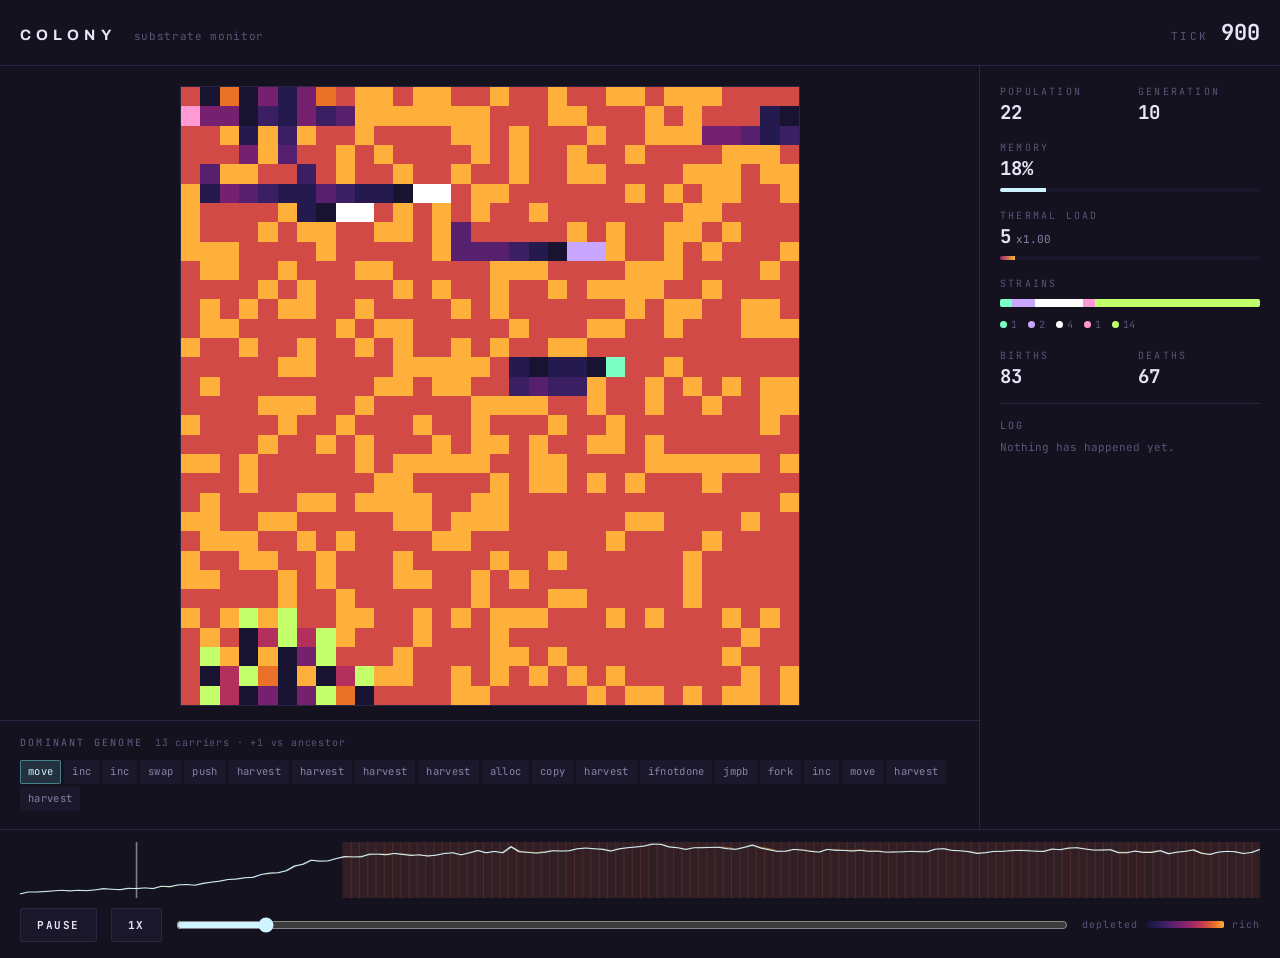
<file: artifacts/fable/colony_run_baseline.html>
<!DOCTYPE html>
<html lang="en">
<head>
<meta charset="utf-8">
<meta name="viewport" content="width=device-width, initial-scale=1">
<title>colony — substrate monitor</title>
<link rel="preconnect" href="https://fonts.googleapis.com">
<link rel="preconnect" href="https://fonts.gstatic.com" crossorigin>
<link href="https://fonts.googleapis.com/css2?family=Archivo:wght@500;700&family=JetBrains+Mono:wght@400;500;700&display=swap" rel="stylesheet">
<style>
:root{
  --void:#0A0912; --panel:#14121F; --panel-2:#1B182B; --rule:#2C2645;
  --ink:#E8E3F7; --ink-dim:#8A82A8; --ink-faint:#5A5478;
  --mote:#CFF3FF; --alarm:#FF7A4D; --amber:#FFB03A;
  --tint:0;
}
*{box-sizing:border-box;margin:0;padding:0}
html,body{height:100%}
body{
  background:var(--void); color:var(--ink);
  font-family:'JetBrains Mono',ui-monospace,SFMono-Regular,Menlo,monospace;
  font-size:13px; line-height:1.5;
  display:flex; flex-direction:column; min-height:100%;
  -webkit-font-smoothing:antialiased;
}
/* signature: the whole instrument runs hot when the colony does */
body::after{
  content:''; position:fixed; inset:0; pointer-events:none; z-index:5;
  background:radial-gradient(120% 80% at 50% 110%, rgba(255,90,40,.55), transparent 62%);
  opacity:calc(var(--tint) * .5); transition:opacity .5s ease;
}
h1{
  font-family:'Archivo',system-ui,sans-serif; font-weight:700;
  font-size:15px; letter-spacing:.34em; text-transform:uppercase;
}
header{
  display:flex; align-items:baseline; gap:18px; flex-wrap:wrap;
  padding:16px 20px; border-bottom:1px solid var(--rule); background:var(--panel);
}
.sub{color:var(--ink-faint); letter-spacing:.06em; font-size:11px}
.spacer{flex:1}
.tick{font-size:22px; font-weight:700; font-variant-numeric:tabular-nums}
.tick span{color:var(--ink-faint); font-size:11px; font-weight:400; letter-spacing:.2em}

main{display:grid; grid-template-columns:minmax(0,1fr) 300px; gap:1px; background:var(--rule); flex:1}
.left{background:var(--panel); display:flex; flex-direction:column; min-width:0}
.side{background:var(--panel)}
.field{display:flex; align-items:center; justify-content:center; padding:20px 20px 14px; min-height:300px}
canvas#grid{
  image-rendering:pixelated; width:100%; height:auto; max-width:620px;
  border:1px solid var(--rule); background:#0d0a1c;
}
.side{padding:18px 20px; display:flex; flex-direction:column; gap:16px; overflow:hidden}

/* strain composition — who is winning, at a glance */
.strains{display:flex; height:8px; border-radius:2px; overflow:hidden; background:var(--panel-2); margin-top:5px}
.strains i{display:block; height:100%; transition:width .18s linear}
.strainkey{display:flex; flex-wrap:wrap; gap:4px 11px; margin-top:7px; font-size:10px; color:var(--ink-faint)}
.strainkey span{display:flex; align-items:center; gap:4px; font-variant-numeric:tabular-nums}
.strainkey b{width:7px; height:7px; border-radius:50%; display:inline-block}

/* dominant genome, diffed against the seeded ancestor */
.genome{border-top:1px solid var(--rule); padding:14px 20px 18px; min-height:0}
.genome header{all:unset; display:flex; align-items:baseline; gap:12px; margin-bottom:10px}
.genome h2{font-size:10px; letter-spacing:.22em; text-transform:uppercase; color:var(--ink-faint); font-weight:500}
.genome .meta{font-size:10px; color:var(--ink-faint); letter-spacing:.08em}
.tokens{display:flex; flex-wrap:wrap; gap:3px}
.tok{
  font-size:10.5px; padding:3px 7px; border-radius:2px; letter-spacing:.03em;
  background:var(--panel-2); color:var(--ink-dim); border:1px solid transparent;
}
.tok.add{background:rgba(127,233,255,.14); color:var(--mote); border-color:rgba(127,233,255,.42)}
.tok.del{color:var(--ink-faint); text-decoration:line-through; opacity:.55; background:transparent}

.readout{display:flex; flex-direction:column; gap:3px}
.readout .label{font-size:10px; letter-spacing:.22em; text-transform:uppercase; color:var(--ink-faint)}
.readout .value{font-size:19px; font-weight:700; font-variant-numeric:tabular-nums; line-height:1.15}
.readout .value em{font-style:normal; font-size:11px; font-weight:400; color:var(--ink-dim); margin-left:5px}
.grid2{display:grid; grid-template-columns:1fr 1fr; gap:16px}

.meter{height:4px; background:var(--panel-2); border-radius:2px; overflow:hidden; margin-top:5px}
.meter i{display:block; height:100%; width:0; transition:width .18s linear}
.meter.mem i{background:var(--mote)}
.meter.heat i{background:linear-gradient(90deg,#94266a,var(--amber))}
.hot .value{color:var(--alarm)}

.log{flex:1; min-height:0; display:flex; flex-direction:column; gap:6px; border-top:1px solid var(--rule); padding-top:14px}
.log h2{font-size:10px; letter-spacing:.22em; text-transform:uppercase; color:var(--ink-faint); font-weight:500; font-family:inherit}
.log ol{list-style:none; overflow-y:auto; display:flex; flex-direction:column; gap:5px; font-size:11px}
.log li{display:flex; gap:9px; color:var(--ink-dim)}
.log li b{color:var(--ink-faint); font-weight:400; font-variant-numeric:tabular-nums; min-width:46px}
.log li.heat{color:var(--alarm)}
.log li.task{color:var(--mote)}
.log .empty{color:var(--ink-faint); font-size:11px}

footer{border-top:1px solid var(--rule); background:var(--panel); padding:12px 20px 16px}
canvas#trace{width:100%; height:56px; display:block; margin-bottom:10px}
.transport{display:flex; align-items:center; gap:14px; flex-wrap:wrap}
button{
  font:inherit; font-weight:700; letter-spacing:.14em; text-transform:uppercase; font-size:11px;
  background:var(--panel-2); color:var(--ink); border:1px solid var(--rule);
  padding:8px 16px; border-radius:2px; cursor:pointer; transition:background .15s,border-color .15s;
}
button:hover{background:#252038; border-color:#3D3560}
button:focus-visible, input:focus-visible{outline:2px solid var(--mote); outline-offset:2px}
input[type=range]{flex:1; min-width:140px; accent-color:var(--mote); cursor:pointer}
.legend{display:flex; align-items:center; gap:8px; font-size:10px; color:var(--ink-faint); letter-spacing:.1em}
.ramp{width:78px; height:7px; border-radius:2px}

@media (max-width:760px){
  main{grid-template-columns:1fr}
  .genome{padding:14px 16px}
  .side{max-height:none}
  h1{font-size:13px; letter-spacing:.24em}
}
@media (prefers-reduced-motion:reduce){
  *{transition:none !important}
}
</style>
</head>
<body>

<header>
  <h1>Colony</h1>
  <span class="sub">substrate monitor</span>
  <span class="spacer"></span>
  <span class="tick"><span>TICK</span> <b id="tick">0</b></span>
</header>

<main>
  <div class="left">
    <div class="field"><canvas id="grid" width="32" height="32"></canvas></div>
    <section class="genome">
      <header>
        <h2>Dominant genome</h2>
        <span class="meta" id="genmeta">vs ancestor</span>
      </header>
      <div class="tokens" id="tokens"></div>
    </section>
  </div>

  <aside class="side">
    <div class="grid2">
      <div class="readout">
        <span class="label">Population</span>
        <span class="value" id="pop">0</span>
      </div>
      <div class="readout">
        <span class="label">Generation</span>
        <span class="value" id="gen">0</span>
      </div>
    </div>

    <div class="readout">
      <span class="label">Memory</span>
      <span class="value" id="mem">0%</span>
      <div class="meter mem"><i id="membar"></i></div>
    </div>

    <div class="readout" id="heatblock">
      <span class="label">Thermal load</span>
      <span class="value" id="heat">0<em id="mult">x1.00</em></span>
      <div class="meter heat"><i id="heatbar"></i></div>
    </div>

    <div class="readout">
      <span class="label">Strains</span>
      <div class="strains" id="strains"></div>
      <div class="strainkey" id="strainkey"></div>
    </div>

    <div class="grid2">
      <div class="readout">
        <span class="label">Births</span>
        <span class="value" id="births">0</span>
      </div>
      <div class="readout">
        <span class="label">Deaths</span>
        <span class="value" id="deaths">0</span>
      </div>
    </div>

    <div class="log">
      <h2>Log</h2>
      <ol id="events"><li class="empty">Nothing has happened yet.</li></ol>
    </div>
  </aside>
</main>

<footer>
  <canvas id="trace" width="1200" height="112"></canvas>
  <div class="transport">
    <button id="play">Play</button>
    <button id="speed">1x</button>
    <input type="range" id="scrub" min="0" max="0" value="0" aria-label="Scrub timeline">
    <span class="legend">
      depleted
      <span class="ramp" id="ramp"></span>
      rich
    </span>
  </div>
</footer>

<script id="run" type="application/json">{"width":32,"height":32,"every":60,"founders":6,"mutator":"random","isa":["nop","harvest","scan","move","alloc","copy","ifnotdone","jmpb","fork","free","inc","dec","swap","input","nand","output","ifzero","push"],"ancestor":"aach1111451678a311","llm":null,"frames":[{"dom":"aach1111451678a311","car":6,"s":[1,1,1,1,1,1],"t":60,"e":"[base64]","o":"170fh18e25632r4515","p":6,"m":0.048,"h":1.2,"x":1.0,"g":0,"b":0,"d":0},{"dom":"aach1111451678a311","car":10,"s":[2,2,2,2,2,2],"t":120,"e":"[base64]","o":"180fi18f25732s4525170fh18e25632r4415","p":12,"m":0.096,"h":2.4,"x":1.0,"g":1,"b":6,"d":0},{"dom":"aach1111451678a311","car":10,"s":[2,2,2,2,2,2],"t":180,"e":"[base64]","o":"180fi18f25732s4525180fi18f25632s4435","p":12,"m":0.096,"h":2.4,"x":1.0,"g":1,"b":6,"d":0},{"dom":"aach1111451678a311","car":9,"s":[1,2,2,3,1,4],"t":240,"e":"[base64]","o":"fh18e2563515563415180fi18f25732s4525335","p":13,"m":0.105,"h":2.9,"x":1.0,"g":2,"b":13,"d":6},{"dom":"aach1111451678a311","car":11,"s":[1,3,2,4,1,4],"t":300,"e":"[base64]","o":"fh18e2563515563180fi1573355235fj18g25832t4535","p":15,"m":0.121,"h":3.2,"x":1.0,"g":3,"b":19,"d":10},{"dom":"aach1111451678a311","car":11,"s":[1,3,3,4,1,5],"t":360,"e":"[base64]","o":"eh17e2463563180355245fj18g25832t4535fh18e2563515135","p":17,"m":0.129,"h":3.3,"x":1.0,"g":4,"b":24,"d":13},{"dom":"aach1111451678a311","car":12,"s":[0,4,2,4,1,4],"t":420,"e":"[base64]","o":"eh1463255fk1593fh18e2563515135fj15838h22u4545","p":15,"m":0.121,"h":3.3,"x":1.0,"g":4,"b":29,"d":20},{"dom":"aach1111451678a311","car":12,"s":[0,3,2,3,2,7],"t":480,"e":"[base64]","o":"fh1563235fj15835151558h22v45450352u4593155eh18i2555","p":17,"m":0.114,"h":3.1,"x":1.0,"g":5,"b":36,"d":25},{"dom":"aach1111451678a311","car":10,"s":[0,2,1,4,2,7],"t":540,"e":"[base64]","o":"6632355835151552v40552u4593155eh18i2555ej1v35663","p":16,"m":0.118,"h":3.0,"x":1.0,"g":6,"b":39,"d":29},{"dom":"aach1111451678a311","car":12,"s":[0,4,2,3,2,7],"t":600,"e":"[base64]","o":"2355151352u4055593eh18j2ej1v356638i25555a3ei10551u4ek1","p":18,"m":0.13,"h":3.5,"x":1.0,"g":6,"b":46,"d":34},{"dom":"aach1111451678a311","car":13,"s":[0,3,3,4,2,10],"t":660,"e":"[base64]","o":"5151352u40358j2v556638i25555b3ej10551u4ek1135u35015v55673ei18j25b3","p":22,"m":0.16,"h":3.9,"x":1.0,"g":7,"b":54,"d":38},{"dom":"aach1111451678a311","car":10,"s":[0,3,2,2,3,10],"t":720,"e":"[base64]","o":"2u40358i2v550551u4ek1135u55035v55673ei18j25b3v751v4el1t35v15","p":20,"m":0.16,"h":4.1,"x":1.0,"g":8,"b":59,"d":45},{"dom":"3aach1111451678a311","car":10,"s":[0,2,2,4,1,10],"t":780,"e":"[base64]","o":"v35u55035u556738j25b3v85104em1t35v15u556838k25c3el1s55u75","p":19,"m":0.132,"h":3.5,"x":1.0,"g":8,"b":66,"d":53},{"dom":"3aach1111451678a311","car":14,"s":[0,2,2,3,2,14],"t":840,"e":"[base64]","o":"u35u15v55v951v4em1t55v35u756838k25c3el1s55u75s35104u15t55t55693v158k2","p":23,"m":0.166,"h":4.3,"x":1.0,"g":9,"b":74,"d":57},{"dom":"3aach1111451678a311","car":13,"s":[0,1,2,4,1,14],"t":900,"e":"[base64]","o":"v756838l25c3s75u95s55u35t75t75693v158k25d3r55t75r35104em1t15u95s55","p":22,"m":0.178,"h":4.6,"x":1.0,"g":10,"b":83,"d":67},{"dom":"3aach1111451678a311","car":15,"s":[0,1,2,4,1,16],"t":960,"e":"[base64]","o":"v758k2s75u95s55u35t556a3u155e3r75t95r35114em1t15u95s556935d38l2q55s75q35","p":24,"m":0.183,"h":4.7,"x":1.0,"g":11,"b":89,"d":71},{"dom":"3aach1111451678a311","car":14,"s":[0,1,1,4,1,15],"t":1020,"e":"[base64]","o":"s55u75v556935e3r75t95r55t35u95r556935e38l2q55s75q35s15r75t95114en1","p":22,"m":0.183,"h":4.6,"x":1.0,"g":11,"b":94,"d":78},{"dom":"3aach1111451678a311","car":17,"s":[0,2,1,3,2,21],"t":1080,"e":"[base64]","o":"s55r556835d3r55t75r35u95q75s75q55s35r95tb5114eo1q558m2p35r95r15q75s95q75s95en11244d3s35","p":29,"m":0.222,"h":5.7,"x":1.0,"g":12,"b":107,"d":84},{"dom":"3aach1111451678a311","car":15,"s":[0,2,1,4,1,20],"t":1140,"e":"[base64]","o":"t556935d3u95q75q55s35r95tb5eo1q658m2p55r95r15q75s95q75s95en11244d3s35793o35q65q95q15","p":28,"m":0.2,"h":5.1,"x":1.0,"g":13,"b":112,"d":90},{"dom":"3aach1111451678a311","car":19,"s":[0,1,1,5,1,25],"t":1200,"e":"[base64]","o":"t755d3u95q55q35s15t958m2p55rb5r35q75s95q75sb52244e3r35793o35q65q95q15p75r954d3p95r35p95sb5rb5eo1793","p":33,"m":0.268,"h":6.5,"x":1.0,"g":13,"b":122,"d":95},{"dom":"3aach1111451678a311","car":18,"s":[0,1,1,6,1,25],"t":1260,"e":"[base64]","o":"5d3u95q558m2p35r95r15s950244d37a3o55q65qb5q35p95r954d3pb5r55pb5sd5rb5eo1793n35p95p15o75o55o95qb5o954e3","p":34,"m":0.268,"h":6.7,"x":1.0,"g":14,"b":131,"d":103},{"dom":"3aach1111451678a311","car":18,"s":[0,1,1,3,1,26],"t":1320,"e":"[base64]","o":"u958m2p35rv5124793o55q65qb5q35p95pb5pb5sb5rb5n55pb5p35o95o55o95qb5o954e3rd5p65ep17a3m35o15n75qv5","p":32,"m":0.243,"h":6.4,"x":1.0,"g":15,"b":139,"d":113},{"dom":"3aach1111451678a311","car":18,"s":[0,2,1,3,1,30],"t":1380,"e":"[base64]","o":"u958m2p35124o35q65q15n95n95rb5n55p35o95ob5qd5ob54e3rf5p75eq17a3m35o15n75qv5n55n55n952b5n95p954f3o75qd5p65ep1n15","p":37,"m":0.301,"h":7.7,"x":1.0,"g":15,"b":151,"d":120},{"dom":"3aach1111451678a311","car":23,"s":[0,2,1,4,1,33],"t":1440,"e":"[base64]","o":"u958m2p25124o35q15p95rb5n35o15o75oa5qd5ob5rf5eq17a3m55o15n95q15n75n55nb5nb5pa54g3o75qd5p65ep1n15l357b3m75pv5m55m55m95m954f3","p":41,"m":0.335,"h":8.1,"x":1.0,"g":16,"b":160,"d":125},{"dom":"3aach1111451678a311","car":25,"s":[0,2,1,4,1,36],"t":1500,"e":"[base64]","o":"u958m2p55124q15rb5n35p15o75qh5rd5ep1m45o15n95q15n55nb5nb5p954g3qf5p65n35l357c3m95p15m65m65m95m954f3pd5m15qf5k55eq17b3l75ov5l55l55l95","p":44,"m":0.33,"h":8.6,"x":1.0,"g":16,"b":171,"d":133},{"dom":"3aach1111451678a311","car":27,"s":[0,2,1,4,1,41],"t":1560,"e":"[base64]","o":"u958m2p35114q15rb5p35o75qj5rd5ep1m35o15n75ov5n55n95l954f3of5p65n35l357c3m95p15m55mb5mb5pf5m35qh5k75eq17b3l75ov5l55l55l95l95ph5od5p75pv54g3l15pf5j55","p":49,"m":0.398,"h":9.7,"x":1.0,"g":16,"b":180,"d":137},{"dom":"3aach1111451678a311","car":27,"s":[0,1,0,4,1,44],"t":1620,"e":"[base64]","o":"u95q35134rb5qj5pd5m35o15o75n554f3od5p65n05l357b3k75ov5o55m95m95pf5m35qh5k75l95o15l75lb5lb5pj5of5p85p054h3l15pf5j55nf5k75er1nv57c3k55k55k95k95oh5qd5od5","p":50,"m":0.407,"h":10.2,"x":1.0,"g":17,"b":192,"d":148},{"dom":"3aach1111451678a311","car":27,"s":[0,2,0,2,1,49],"t":1680,"e":"[base64]","o":"u95n35114rb5ql5o15l75n55od5p65n15l35pv5m75pd5k15qf5k55l95o15lb5lb5pj5of5p75l35ph5j55lf5k95es1n157d3k75k75kb5ka5oh5qd5od5pj5k15of54h3of5ph5nf5j75j75er1mv5j95ot5j95","p":54,"m":0.434,"h":10.8,"x":1.0,"g":17,"b":206,"d":158},{"dom":"3aach1111451678a311","car":21,"s":[0,2,0,3,1,49],"t":1740,"e":"[base64]","o":"u95p35134rb5qn5o15od5p65l15l35m95pd5m15k55ov5l95l95pl5od5r75l15j55lf5es1n15k55kb5kb5oj5od5pl5k35oh54i3of5ph5nf5j75j75er1mv5j95ot5j957d3j15nh5oj5oj5j154h3oe5nf5h55pl5","p":55,"m":0.459,"h":11.2,"x":1.0,"g":18,"b":217,"d":168},{"dom":"3aach1111451678a311","car":24,"s":[0,2,0,4,1,57],"t":1800,"e":"[base64]","o":"p45124rb5qn5o15od5p65l35m95pd5m15ov5n95pl5od5lv5j55nf5er1lv5k55i95k95ol5pl5qn54i3of5oh5j95j95m15jb5ov5jb57e3j35nj5ol5oj5j154i3oe5nf5h55pl5q75i75i75lv5kf5i95nt5j357d3i95mf5es1i15mh5nj5pl5nj5i15","p":64,"m":0.506,"h":12.6,"x":1.0,"g":18,"b":235,"d":177},{"dom":"3aach1111451678a311","car":25,"s":[0,2,0,4,1,61],"t":1860,"e":"[base64]","o":"[base64]","p":68,"m":0.548,"h":13.0,"x":1.0,"g":19,"b":251,"d":189},{"dom":"3aach1111451678a311","car":24,"s":[0,1,0,4,1,63],"t":1920,"e":"[base64]","o":"[base64]","p":69,"m":0.533,"h":13.5,"x":1.0,"g":20,"b":268,"d":205},{"dom":"3aach1111451678a311","car":24,"s":[0,1,0,3,1,70],"t":1980,"e":"[base64]","o":"[base64]","p":75,"m":0.617,"h":14.9,"x":1.0,"g":20,"b":287,"d":218},{"dom":"3aach1111451678a311","car":26,"s":[0,1,0,3,1,84],"t":2040,"e":"[base64]","o":"[base64]","p":89,"m":0.693,"h":17.3,"x":1.0,"g":21,"b":312,"d":229},{"dom":"3aach1111451678a311","car":25,"s":[0,1,0,5,1,87],"t":2100,"e":"[base64]","o":"[base64]","p":94,"m":0.745,"h":18.6,"x":1.0,"g":22,"b":328,"d":240},{"dom":"3aach1111451678a311","car":29,"s":[0,1,0,5,1,99],"t":2160,"e":"[base64]","o":"[base64]","p":106,"m":0.847,"h":21.0,"x":1.0,"g":23,"b":355,"d":255},{"dom":"3aach1111451678a311","car":25,"s":[0,1,0,5,1,96],"t":2220,"e":"[base64]","o":"[base64]","p":103,"m":0.846,"h":20.8,"x":1.0,"g":23,"b":371,"d":274},{"dom":"3aach1111451678a311","car":26,"s":[0,1,0,4,1,98],"t":2280,"e":"[base64]","o":"[base64]","p":104,"m":0.836,"h":20.7,"x":1.0,"g":24,"b":393,"d":295},{"dom":"3aach1111451678a311","car":29,"s":[0,1,0,5,1,104],"t":2340,"e":"[base64]","o":"[base64]","p":111,"m":0.891,"h":22.0,"x":1.0,"g":25,"b":420,"d":315},{"dom":"3aach1111451678a311","car":28,"s":[0,1,0,5,1,110],"t":2400,"e":"[base64]","o":"[base64]","p":117,"m":0.898,"h":22.7,"x":1.03,"g":25,"b":445,"d":334},{"dom":"3aach1111451678a311","car":29,"s":[0,1,0,4,1,110],"t":2460,"e":"[base64]","o":"[base64]","p":116,"m":0.916,"h":22.9,"x":1.04,"g":26,"b":467,"d":357},{"dom":"3aach1111451678a311","car":31,"s":[0,1,0,3,1,111],"t":2520,"e":"[base64]","o":"[base64]","p":116,"m":0.95,"h":23.5,"x":1.06,"g":27,"b":489,"d":379},{"dom":"3aach1111451678a311","car":24,"s":[0,1,0,2,1,120],"t":2580,"e":"[base64]","o":"[base64]","p":124,"m":0.968,"h":24.2,"x":1.09,"g":27,"b":519,"d":401},{"dom":"3aach1121451678a311","car":22,"s":[0,1,0,3,1,119],"t":2640,"e":"[base64]","o":"[base64]","p":124,"m":0.961,"h":24.7,"x":1.11,"g":28,"b":539,"d":421},{"dom":"3aach1121451678a311","car":23,"s":[0,1,0,3,1,117],"t":2700,"e":"[base64]","o":"[base64]","p":122,"m":0.968,"h":24.8,"x":1.11,"g":29,"b":562,"d":446},{"dom":"3aach1121451678a311","car":21,"s":[0,1,0,2,1,122],"t":2760,"e":"[base64]","o":"[base64]","p":126,"m":0.994,"h":25.1,"x":1.12,"g":29,"b":586,"d":466},{"dom":"3aach1121451678a311","car":19,"s":[0,1,0,2,1,119],"t":2820,"e":"[base64]","o":"[base64]","p":123,"m":0.974,"h":24.9,"x":1.12,"g":30,"b":606,"d":489},{"dom":"3aach1121451678a311","car":17,"s":[0,1,0,2,1,116],"t":2880,"e":"[base64]","o":"[base64]","p":120,"m":0.952,"h":24.4,"x":1.09,"g":31,"b":632,"d":518},{"dom":"3aach1121451678a311","car":18,"s":[0,1,0,2,1,118],"t":2940,"e":"[base64]","o":"[base64]","p":122,"m":0.965,"h":23.8,"x":1.07,"g":31,"b":654,"d":538},{"dom":"3aach1111451678d311","car":15,"s":[0,1,0,1,0,116],"t":3000,"e":"[base64]","o":"[base64]","p":118,"m":0.946,"h":24.0,"x":1.08,"g":32,"b":676,"d":564},{"dom":"3aach1111451678d311","car":18,"s":[0,1,0,1,0,119],"t":3060,"e":"[base64]","o":"[base64]","p":121,"m":0.952,"h":23.9,"x":1.08,"g":33,"b":699,"d":584},{"dom":"3aach1111451678d311","car":18,"s":[0,1,0,1,0,124],"t":3120,"e":"[base64]","o":"[base64]","p":126,"m":0.997,"h":25.2,"x":1.13,"g":33,"b":725,"d":605},{"dom":"3aach1111451678d311","car":20,"s":[0,0,0,1,0,127],"t":3180,"e":"[base64]","o":"[base64]","p":128,"m":0.988,"h":25.5,"x":1.14,"g":34,"b":748,"d":626},{"dom":"3aach1111451678d311","car":20,"s":[0,0,0,1,0,121],"t":3240,"e":"[base64]","o":"[base64]","p":122,"m":0.953,"h":24.2,"x":1.09,"g":35,"b":765,"d":649},{"dom":"3aach1111451678d311","car":25,"s":[0,0,0,1,0,127],"t":3300,"e":"[base64]","o":"[base64]","p":128,"m":0.996,"h":25.2,"x":1.13,"g":35,"b":786,"d":664},{"dom":"3aach1111451678d311","car":24,"s":[0,0,0,1,0,134],"t":3360,"e":"[base64]","o":"[base64]","p":135,"m":0.996,"h":26.5,"x":1.18,"g":36,"b":809,"d":680},{"dom":"3aach1111451678d311","car":23,"s":[0,0,0,1,0,127],"t":3420,"e":"[base64]","o":"[base64]","p":128,"m":0.982,"h":25.5,"x":1.14,"g":37,"b":827,"d":705},{"dom":"3aach1111451678d311","car":29,"s":[0,0,0,1,0,131],"t":3480,"e":"[base64]","o":"[base64]","p":132,"m":1.0,"h":26.1,"x":1.17,"g":37,"b":848,"d":722},{"dom":"3aach1111451678d311","car":29,"s":[0,0,0,0,0,128],"t":3540,"e":"[base64]","o":"[base64]","p":128,"m":0.996,"h":25.6,"x":1.14,"g":37,"b":862,"d":740},{"dom":"3aach1111451678d311","car":32,"s":[0,0,0,0,0,146],"t":3600,"e":"[base64]","o":"[base64]","p":146,"m":1.0,"h":28.9,"x":1.28,"g":38,"b":891,"d":751},{"dom":"3aach1111451678d311","car":28,"s":[0,0,0,0,0,131],"t":3660,"e":"[base64]","o":"[base64]","p":131,"m":1.0,"h":26.5,"x":1.18,"g":38,"b":899,"d":774},{"dom":"3aach1111451678d311","car":26,"s":[0,0,0,0,0,129],"t":3720,"e":"[base64]","o":"[base64]","p":129,"m":0.989,"h":26.0,"x":1.16,"g":38,"b":910,"d":787},{"dom":"3aach1111451678d311","car":25,"s":[0,0,0,0,0,127],"t":3780,"e":"[base64]","o":"[base64]","p":127,"m":0.998,"h":25.5,"x":1.14,"g":38,"b":923,"d":802},{"dom":"3aach1113451678a311","car":24,"s":[0,0,0,0,0,129],"t":3840,"e":"[base64]","o":"[base64]","p":129,"m":0.99,"h":26.3,"x":1.17,"g":38,"b":938,"d":815},{"dom":"3aach1113451678a311","car":27,"s":[0,0,0,0,0,134],"t":3900,"e":"[base64]","o":"[base64]","p":134,"m":0.991,"h":26.8,"x":1.19,"g":39,"b":953,"d":825},{"dom":"3aach1113451678a311","car":28,"s":[0,0,0,0,0,133],"t":3960,"e":"[base64]","o":"[base64]","p":133,"m":0.996,"h":26.6,"x":1.18,"g":39,"b":964,"d":837},{"dom":"3aach1113451678a311","car":30,"s":[0,0,0,0,0,134],"t":4020,"e":"[base64]","o":"[base64]","p":134,"m":0.997,"h":26.6,"x":1.18,"g":39,"b":977,"d":849},{"dom":"3aach1113451678a311","car":34,"s":[0,0,0,0,0,140],"t":4080,"e":"[base64]","o":"[base64]","p":140,"m":0.997,"h":27.9,"x":1.24,"g":40,"b":988,"d":854},{"dom":"3aach1113451678a311","car":35,"s":[0,0,0,0,0,142],"t":4140,"e":"[base64]","o":"[base64]","p":142,"m":0.997,"h":28.2,"x":1.25,"g":40,"b":999,"d":863},{"dom":"3aach1113451678a311","car":32,"s":[0,0,0,0,0,140],"t":4200,"e":"[base64]","o":"[base64]","p":140,"m":0.998,"h":27.8,"x":1.23,"g":39,"b":1007,"d":873},{"dom":"3aach1113451678a311","car":34,"s":[0,0,0,0,0,138],"t":4260,"e":"[base64]","o":"[base64]","p":138,"m":0.999,"h":27.8,"x":1.23,"g":37,"b":1015,"d":883},{"dom":"3aach1113451678a311","car":34,"s":[0,0,0,0,0,133],"t":4320,"e":"[base64]","o":"[base64]","p":133,"m":0.996,"h":26.7,"x":1.19,"g":37,"b":1021,"d":894},{"dom":"3aach1113451678a311","car":37,"s":[0,0,0,0,0,140],"t":4380,"e":"[base64]","o":"[base64]","p":140,"m":0.997,"h":27.4,"x":1.22,"g":37,"b":1033,"d":899},{"dom":"3aach11113451678d311","car":39,"s":[0,0,0,0,0,143],"t":4440,"e":"[base64]","o":"[base64]","p":143,"m":0.998,"h":28.5,"x":1.26,"g":37,"b":1043,"d":906},{"dom":"3aach11113451678d311","car":39,"s":[0,0,0,0,0,145],"t":4500,"e":"[base64]","o":"[base64]","p":145,"m":0.999,"h":28.9,"x":1.27,"g":37,"b":1049,"d":910},{"dom":"3aach11113451678d311","car":43,"s":[0,0,0,0,0,148],"t":4560,"e":"[base64]","o":"[base64]","p":148,"m":0.999,"h":29.3,"x":1.29,"g":37,"b":1056,"d":914},{"dom":"3aach11113451678d311","car":45,"s":[0,0,0,0,0,154],"t":4620,"e":"[base64]","o":"[base64]","p":154,"m":0.999,"h":30.3,"x":1.33,"g":37,"b":1066,"d":918},{"dom":"3aach11113451678d311","car":45,"s":[0,0,0,0,0,153],"t":4680,"e":"[base64]","o":"[base64]","p":153,"m":0.999,"h":30.6,"x":1.34,"g":37,"b":1072,"d":925},{"dom":"3aach11113451678d311","car":43,"s":[0,0,0,0,0,145],"t":4740,"e":"[base64]","o":"[base64]","p":145,"m":0.998,"h":29.1,"x":1.29,"g":37,"b":1074,"d":935},{"dom":"3aach11113451678d311","car":43,"s":[0,0,0,0,0,143],"t":4800,"e":"[base64]","o":"[base64]","p":143,"m":0.999,"h":28.5,"x":1.26,"g":37,"b":1079,"d":942},{"dom":"3aach11113451678d311","car":42,"s":[0,0,0,0,0,138],"t":4860,"e":"[base64]","o":"[base64]","p":138,"m":0.996,"h":27.7,"x":1.23,"g":36,"b":1084,"d":952},{"dom":"3aach11113451678d311","car":41,"s":[0,0,0,0,0,143],"t":4920,"e":"[base64]","o":"[base64]","p":143,"m":0.997,"h":28.4,"x":1.26,"g":37,"b":1094,"d":957},{"dom":"3aach11113451678d311","car":43,"s":[0,0,0,0,0,143],"t":4980,"e":"[base64]","o":"[base64]","p":143,"m":0.996,"h":28.7,"x":1.27,"g":37,"b":1102,"d":965},{"dom":"3aach11113451678d311","car":44,"s":[0,0,0,0,0,144],"t":5040,"e":"[base64]","o":"[base64]","p":144,"m":1.0,"h":28.7,"x":1.27,"g":37,"b":1112,"d":974},{"dom":"3aach11113451678d311","car":43,"s":[0,0,0,0,0,144],"t":5100,"e":"[base64]","o":"[base64]","p":144,"m":0.988,"h":28.9,"x":1.28,"g":37,"b":1122,"d":984},{"dom":"3aach11113451678d311","car":42,"s":[0,0,0,0,0,140],"t":5160,"e":"[base64]","o":"[base64]","p":140,"m":0.989,"h":28.6,"x":1.26,"g":37,"b":1125,"d":991},{"dom":"3aach11113451678d311","car":43,"s":[0,0,0,0,0,138],"t":5220,"e":"[base64]","o":"[base64]","p":138,"m":0.999,"h":27.7,"x":1.23,"g":37,"b":1131,"d":999},{"dom":"3aach11113451678d311","car":47,"s":[0,0,0,0,0,144],"t":5280,"e":"[base64]","o":"[base64]","p":144,"m":1.0,"h":28.5,"x":1.26,"g":35,"b":1146,"d":1008},{"dom":"3aach11113451678d311","car":53,"s":[0,0,0,0,0,151],"t":5340,"e":"[base64]","o":"[base64]","p":151,"m":1.0,"h":29.6,"x":1.3,"g":35,"b":1158,"d":1013},{"dom":"3aach11113451678d311","car":48,"s":[0,0,0,0,0,142],"t":5400,"e":"[base64]","o":"[base64]","p":142,"m":1.0,"h":28.7,"x":1.27,"g":35,"b":1164,"d":1028},{"dom":"3aach11113451678d311","car":47,"s":[0,0,0,0,0,137],"t":5460,"e":"[base64]","o":"[base64]","p":137,"m":0.974,"h":27.9,"x":1.24,"g":34,"b":1170,"d":1039},{"dom":"3aach11113451678d311","car":46,"s":[0,0,0,0,0,132],"t":5520,"e":"[base64]","o":"[base64]","p":132,"m":0.997,"h":26.5,"x":1.18,"g":34,"b":1176,"d":1050},{"dom":"3aach11113451678d311","car":53,"s":[0,0,0,0,0,133],"t":5580,"e":"[base64]","o":"[base64]","p":133,"m":0.999,"h":26.1,"x":1.16,"g":34,"b":1188,"d":1061},{"dom":"3aach11113451678d311","car":53,"s":[0,0,0,0,0,138],"t":5640,"e":"[base64]","o":"[base64]","p":138,"m":1.0,"h":27.4,"x":1.22,"g":34,"b":1198,"d":1066},{"dom":"3aach11113451678d311","car":52,"s":[0,0,0,0,0,136],"t":5700,"e":"[base64]","o":"[base64]","p":136,"m":0.996,"h":27.3,"x":1.21,"g":35,"b":1207,"d":1077},{"dom":"3aach11113451678d311","car":52,"s":[0,0,0,0,0,132],"t":5760,"e":"[base64]","o":"[base64]","p":132,"m":0.998,"h":26.6,"x":1.18,"g":35,"b":1216,"d":1090},{"dom":"3aach11113451678d311","car":50,"s":[0,0,0,0,0,130],"t":5820,"e":"[base64]","o":"[base64]","p":130,"m":0.999,"h":25.9,"x":1.16,"g":35,"b":1226,"d":1102},{"dom":"3aach11113451678d311","car":54,"s":[0,0,0,0,0,138],"t":5880,"e":"[base64]","o":"[base64]","p":138,"m":0.999,"h":27.3,"x":1.21,"g":35,"b":1238,"d":1106},{"dom":"3aach11113451678d311","car":52,"s":[0,0,0,0,0,135],"t":5940,"e":"[base64]","o":"[base64]","p":135,"m":0.998,"h":27.4,"x":1.22,"g":35,"b":1248,"d":1119},{"dom":"3aach11113451678d311","car":52,"s":[0,0,0,0,0,135],"t":6000,"e":"[base64]","o":"[base64]","p":135,"m":0.998,"h":26.9,"x":1.2,"g":35,"b":1252,"d":1123},{"dom":"3aach11113451678d311","car":49,"s":[0,0,0,0,0,133],"t":6060,"e":"[base64]","o":"[base64]","p":133,"m":0.99,"h":26.9,"x":1.19,"g":35,"b":1259,"d":1132},{"dom":"3aach11113451678d311","car":51,"s":[0,0,0,0,0,135],"t":6120,"e":"[base64]","o":"[base64]","p":135,"m":0.99,"h":27.2,"x":1.21,"g":35,"b":1268,"d":1139},{"dom":"3aach11113451678d311","car":53,"s":[0,0,0,0,0,132],"t":6180,"e":"[base64]","o":"[base64]","p":132,"m":0.996,"h":26.7,"x":1.19,"g":35,"b":1274,"d":1148},{"dom":"3aach11113451678d311","car":54,"s":[0,0,0,0,0,133],"t":6240,"e":"[base64]","o":"[base64]","p":133,"m":0.996,"h":26.6,"x":1.18,"g":35,"b":1284,"d":1157},{"dom":"3aach11113451678d311","car":54,"s":[0,0,0,0,0,130],"t":6300,"e":"[base64]","o":"[base64]","p":130,"m":0.998,"h":25.8,"x":1.15,"g":35,"b":1291,"d":1167},{"dom":"3aach11113451678d311","car":56,"s":[0,0,0,0,0,130],"t":6360,"e":"[base64]","o":"[base64]","p":130,"m":0.99,"h":26.2,"x":1.17,"g":36,"b":1301,"d":1177},{"dom":"3aach11113451678d311","car":61,"s":[0,0,0,0,0,131],"t":6420,"e":"[base64]","o":"[base64]","p":131,"m":0.996,"h":25.8,"x":1.15,"g":36,"b":1316,"d":1191},{"dom":"3aach11113451678d311","car":61,"s":[0,0,0,0,0,132],"t":6480,"e":"[base64]","o":"[base64]","p":132,"m":0.996,"h":26.3,"x":1.17,"g":36,"b":1324,"d":1198},{"dom":"3aach11113451678d311","car":57,"s":[0,0,0,0,0,131],"t":6540,"e":"[base64]","o":"[base64]","p":131,"m":1.0,"h":26.3,"x":1.17,"g":36,"b":1330,"d":1205},{"dom":"3aach11113451678d311","car":58,"s":[0,0,0,0,0,131],"t":6600,"e":"[base64]","o":"[base64]","p":131,"m":0.996,"h":26.0,"x":1.16,"g":36,"b":1338,"d":1213},{"dom":"3aach11113451678d311","car":63,"s":[0,0,0,0,0,139],"t":6660,"e":"[base64]","o":"[base64]","p":139,"m":0.997,"h":27.5,"x":1.22,"g":36,"b":1348,"d":1215},{"dom":"3aach11113451678d311","car":65,"s":[0,0,0,0,0,140],"t":6720,"e":"[base64]","o":"[base64]","p":140,"m":0.998,"h":28.1,"x":1.24,"g":36,"b":1356,"d":1222},{"dom":"3aach11113451678d311","car":65,"s":[0,0,0,0,0,135],"t":6780,"e":"[base64]","o":"[base64]","p":135,"m":0.999,"h":26.8,"x":1.19,"g":36,"b":1361,"d":1232},{"dom":"3aach11113451678d311","car":65,"s":[0,0,0,0,0,134],"t":6840,"e":"[base64]","o":"[base64]","p":134,"m":0.999,"h":26.5,"x":1.18,"g":36,"b":1365,"d":1237},{"dom":"3aach11113451678d311","car":64,"s":[0,0,0,0,0,131],"t":6900,"e":"[base64]","o":"[base64]","p":131,"m":1.0,"h":26.3,"x":1.17,"g":36,"b":1372,"d":1247},{"dom":"3aach11113451678d311","car":62,"s":[0,0,0,0,0,126],"t":6960,"e":"[base64]","o":"[base64]","p":126,"m":0.988,"h":25.5,"x":1.14,"g":36,"b":1375,"d":1255},{"dom":"3aach11113451678d311","car":63,"s":[0,0,0,0,0,128],"t":7020,"e":"[base64]","o":"[base64]","p":128,"m":0.998,"h":25.7,"x":1.15,"g":36,"b":1380,"d":1258},{"dom":"3aach11113451678d311","car":65,"s":[0,0,0,0,0,132],"t":7080,"e":"[base64]","o":"[base64]","p":132,"m":0.998,"h":26.2,"x":1.17,"g":36,"b":1392,"d":1266},{"dom":"3aach11113451678d311","car":65,"s":[0,0,0,0,0,132],"t":7140,"e":"[base64]","o":"[base64]","p":132,"m":0.998,"h":26.2,"x":1.17,"g":36,"b":1401,"d":1275},{"dom":"3aach11113451678d311","car":67,"s":[0,0,0,0,0,134],"t":7200,"e":"[base64]","o":"[base64]","p":134,"m":0.989,"h":26.9,"x":1.2,"g":36,"b":1412,"d":1284},{"dom":"3aach11113451678d311","car":67,"s":[0,0,0,0,0,135],"t":7260,"e":"[base64]","o":"[base64]","p":135,"m":0.998,"h":26.9,"x":1.19,"g":37,"b":1421,"d":1292},{"dom":"3aach11113451678d311","car":70,"s":[0,0,0,0,0,134],"t":7320,"e":"[base64]","o":"[base64]","p":134,"m":0.999,"h":27.0,"x":1.2,"g":37,"b":1426,"d":1298},{"dom":"3aach11113451678d311","car":68,"s":[0,0,0,0,0,133],"t":7380,"e":"[base64]","o":"[base64]","p":133,"m":0.999,"h":26.2,"x":1.17,"g":37,"b":1435,"d":1308},{"dom":"3aach11113451678d311","car":66,"s":[0,0,0,0,0,132],"t":7440,"e":"[base64]","o":"[base64]","p":132,"m":0.999,"h":26.4,"x":1.18,"g":37,"b":1440,"d":1314},{"dom":"3aach11113451678d311","car":69,"s":[0,0,0,0,0,139],"t":7500,"e":"[base64]","o":"[base64]","p":139,"m":1.0,"h":27.3,"x":1.21,"g":37,"b":1450,"d":1317},{"dom":"3aach11113451678d311","car":66,"s":[0,0,0,0,0,137],"t":7560,"e":"[base64]","o":"[base64]","p":137,"m":1.0,"h":27.5,"x":1.22,"g":37,"b":1455,"d":1324},{"dom":"3aach11113451678d311","car":72,"s":[0,0,0,0,0,142],"t":7620,"e":"[base64]","o":"[base64]","p":142,"m":0.995,"h":27.9,"x":1.24,"g":37,"b":1468,"d":1332},{"dom":"3aach11113451678d311","car":76,"s":[0,0,0,0,0,143],"t":7680,"e":"[base64]","o":"[base64]","p":143,"m":0.999,"h":28.5,"x":1.26,"g":37,"b":1480,"d":1343},{"dom":"3aach11113451678d311","car":73,"s":[0,0,0,0,0,139],"t":7740,"e":"[base64]","o":"[base64]","p":139,"m":0.995,"h":27.9,"x":1.24,"g":37,"b":1486,"d":1353},{"dom":"3aach11113451678d311","car":72,"s":[0,0,0,0,0,136],"t":7800,"e":"[base64]","o":"[base64]","p":136,"m":1.0,"h":27.1,"x":1.2,"g":37,"b":1494,"d":1364},{"dom":"3aach11113451678d311","car":70,"s":[0,0,0,0,0,136],"t":7860,"e":"[base64]","o":"[base64]","p":136,"m":0.997,"h":27.4,"x":1.21,"g":37,"b":1505,"d":1375},{"dom":"3aach11113451678d311","car":67,"s":[0,0,0,0,0,137],"t":7920,"e":"[base64]","o":"[base64]","p":137,"m":0.988,"h":27.5,"x":1.22,"g":38,"b":1516,"d":1385},{"dom":"3aach11113451678d311","car":63,"s":[0,0,0,0,0,128],"t":7980,"e":"[base64]","o":"[base64]","p":128,"m":0.998,"h":25.8,"x":1.15,"g":37,"b":1523,"d":1401},{"dom":"3aach11113451678d311","car":68,"s":[0,0,0,0,0,128],"t":8040,"e":"[base64]","o":"[base64]","p":128,"m":0.989,"h":25.8,"x":1.15,"g":37,"b":1533,"d":1411},{"dom":"3aach11113451678d311","car":68,"s":[0,0,0,0,0,133],"t":8100,"e":"[base64]","o":"[base64]","p":133,"m":0.994,"h":26.3,"x":1.17,"g":38,"b":1551,"d":1424},{"dom":"3aach11113451678d311","car":66,"s":[0,0,0,0,0,129],"t":8160,"e":"[base64]","o":"[base64]","p":129,"m":0.999,"h":26.0,"x":1.16,"g":37,"b":1559,"d":1436},{"dom":"3aach11113451678d311","car":65,"s":[0,0,0,0,0,129],"t":8220,"e":"[base64]","o":"[base64]","p":129,"m":0.985,"h":26.3,"x":1.17,"g":37,"b":1569,"d":1446},{"dom":"3aach11113451678d311","car":69,"s":[0,0,0,0,0,134],"t":8280,"e":"[base64]","o":"[base64]","p":134,"m":0.998,"h":26.8,"x":1.19,"g":38,"b":1582,"d":1454},{"dom":"3aach11113451678d311","car":61,"s":[0,0,0,0,0,125],"t":8340,"e":"[base64]","o":"[base64]","p":125,"m":0.998,"h":25.2,"x":1.13,"g":38,"b":1590,"d":1471},{"dom":"3aach11113451678d311","car":60,"s":[0,0,0,0,0,130],"t":8400,"e":"[base64]","o":"[base64]","p":130,"m":0.997,"h":25.6,"x":1.15,"g":39,"b":1602,"d":1478},{"dom":"3aach11113451678d311","car":62,"s":[0,0,0,0,0,132],"t":8460,"e":"[base64]","o":"[base64]","p":132,"m":0.997,"h":26.4,"x":1.18,"g":39,"b":1613,"d":1487},{"dom":"3aach11113451678d311","car":63,"s":[0,0,0,0,0,136],"t":8520,"e":"[base64]","o":"[base64]","p":136,"m":0.997,"h":27.4,"x":1.22,"g":39,"b":1624,"d":1494},{"dom":"3aach11113451678d311","car":57,"s":[0,0,0,0,0,126],"t":8580,"e":"[base64]","o":"[base64]","p":126,"m":0.997,"h":25.4,"x":1.14,"g":39,"b":1628,"d":1508},{"dom":"3aach11113451678d311","car":50,"s":[0,0,0,0,0,123],"t":8640,"e":"[base64]","o":"[base64]","p":123,"m":0.996,"h":24.7,"x":1.11,"g":40,"b":1636,"d":1519},{"dom":"3aach11113451678d311","car":55,"s":[0,0,0,0,0,130],"t":8700,"e":"[base64]","o":"[base64]","p":130,"m":0.996,"h":25.8,"x":1.15,"g":40,"b":1647,"d":1523},{"dom":"3aach11113451678d311","car":59,"s":[0,0,0,0,0,132],"t":8760,"e":"[base64]","o":"[base64]","p":132,"m":0.987,"h":26.3,"x":1.17,"g":40,"b":1655,"d":1529},{"dom":"3aach11113451678d311","car":57,"s":[0,0,0,0,0,131],"t":8820,"e":"[base64]","o":"[base64]","p":131,"m":1.0,"h":26.2,"x":1.17,"g":40,"b":1665,"d":1540},{"dom":"3aach11113451678d311","car":57,"s":[0,0,0,0,0,126],"t":8880,"e":"[base64]","o":"[base64]","p":126,"m":0.996,"h":25.0,"x":1.12,"g":39,"b":1670,"d":1550},{"dom":"3aach11113451678d311","car":56,"s":[0,0,0,0,0,129],"t":8940,"e":"[base64]","o":"[base64]","p":129,"m":0.997,"h":25.6,"x":1.15,"g":40,"b":1681,"d":1558},{"dom":"3aach11113451678d311","car":60,"s":[0,0,0,0,0,138],"t":9000,"e":"[base64]","o":"[base64]","p":138,"m":0.997,"h":27.5,"x":1.22,"g":40,"b":1696,"d":1564}],"events":[{"tick":2340,"text":"thermal throttling engaged","kind":"heat"}],"dominant":{"carriers":60,"source":["move","inc","inc","swap","push","harvest","harvest","harvest","harvest","move","alloc","copy","harvest","ifnotdone","jmpb","fork","input","move","harvest","harvest"]},"summary":{"births":1696,"deaths":1564,"causes":{"starvation":1515,"senescence":49},"tasks":{}}}</script>
<script>
const RAW = document.getElementById('run').textContent;
if (RAW.trim() === '__' + 'DATA__'){
  document.body.innerHTML =
    '<div style="margin:auto;padding:40px;max-width:520px;text-align:center;color:#8A82A8">' +
    '<h1 style="color:#E8E3F7;margin-bottom:14px">No recording loaded</h1>' +
    '<p>This is the viewer template, not a recording. Generate one with:</p>' +
    '<p style="color:#CFF3FF;margin:14px 0">python -m colony.record --ticks 9000 --out run.html</p>' +
    '<p>That writes a self-contained page with the run embedded.</p></div>';
  throw new Error('template opened directly; no recording embedded');
}
const DATA = JSON.parse(RAW);
const A = "0123456789abcdefghijklmnopqrstuv";
const RAMP = ['#171331','#241a4d','#3a1f63','#56206e','#75216f','#94266a','#b4305c','#d24a45','#ea7128','#ffb03a'];
// One hue per founding lineage. Chosen to stay legible over a field that runs
// indigo through magenta to amber.
const STRAIN = ['#7FE9FF','#7CFFC4','#C9A6FF','#FFFFFF','#FF9BD2','#C3FF6B'];
const STRAIN_RGB = STRAIN.map(h => [parseInt(h.slice(1,3),16), parseInt(h.slice(3,5),16), parseInt(h.slice(5,7),16)]);
const ISA = DATA.isa || [];

const W = DATA.width, H = DATA.height, frames = DATA.frames;
const grid = document.getElementById('grid'), gtx = grid.getContext('2d');
const trace = document.getElementById('trace'), ttx = trace.getContext('2d');
grid.width = W; grid.height = H;

document.getElementById('ramp').style.background =
  `linear-gradient(90deg, ${RAMP.join(',')})`;

// Offscreen buffer: paint the energy field a pixel per tile, then let the
// canvas scale it up. Pixelated upscaling keeps the tile edges honest.
const buf = document.createElement('canvas');
buf.width = W; buf.height = H;
const btx = buf.getContext('2d');
const img = btx.createImageData(W, H);

const RGB = RAMP.map(h => [parseInt(h.slice(1,3),16), parseInt(h.slice(3,5),16), parseInt(h.slice(5,7),16)]);

let index = 0, playing = false, speed = 1, acc = 0, last = 0;
const shown = new Set();

function drawField(frame){
  const e = frame.e, d = img.data;
  for (let i = 0; i < W*H; i++){
    const [r,g,b] = RGB[e.charCodeAt(i) - 48] || RGB[0];
    d[i*4] = r; d[i*4+1] = g; d[i*4+2] = b; d[i*4+3] = 255;
  }
  // Organisms are drawn over the field, coloured by which founder they descend
  // from — so a strain sweeping the map is something you can see happen.
  const o = frame.o;
  for (let i = 0; i + 2 < o.length + 1; i += 3){
    const idx = A.indexOf(o[i]) * 32 + A.indexOf(o[i+1]);
    if (idx < 0 || idx >= W*H) continue;
    const [r,g,b] = STRAIN_RGB[A.indexOf(o[i+2]) % STRAIN_RGB.length] || STRAIN_RGB[0];
    d[idx*4] = r; d[idx*4+1] = g; d[idx*4+2] = b; d[idx*4+3] = 255;
  }
  btx.putImageData(img, 0, 0);
  gtx.imageSmoothingEnabled = false;
  gtx.clearRect(0,0,W,H);
  gtx.drawImage(buf, 0, 0);
}

function drawTrace(upTo){
  const w = trace.width, h = trace.height;
  ttx.clearRect(0,0,w,h);
  const maxPop = Math.max(...frames.map(f => f.p), 1);
  const maxHeat = Math.max(...frames.map(f => f.h), 1);

  // Shade the stretches where the colony was throttling itself.
  ttx.fillStyle = 'rgba(255,122,77,.13)';
  frames.forEach((f, i) => {
    if (f.x > 1) ttx.fillRect(i / frames.length * w, 0, w / frames.length + 1, h);
  });

  const line = (key, max, colour, width) => {
    ttx.beginPath();
    frames.forEach((f, i) => {
      const x = i / (frames.length - 1) * w;
      const y = h - (f[key] / max) * (h - 8) - 4;
      i ? ttx.lineTo(x, y) : ttx.moveTo(x, y);
    });
    ttx.strokeStyle = colour; ttx.lineWidth = width; ttx.stroke();
  };
  line('h', maxHeat, 'rgba(255,176,58,.55)', 1.5);
  line('p', maxPop, '#CFF3FF', 2);

  const px = upTo / (frames.length - 1) * w;
  ttx.strokeStyle = 'rgba(232,227,247,.8)'; ttx.lineWidth = 1;
  ttx.beginPath(); ttx.moveTo(px, 0); ttx.lineTo(px, h); ttx.stroke();
}

function renderEvents(tick){
  const list = document.getElementById('events');
  const due = DATA.events.filter(e => e.tick <= tick).slice(-14).reverse();
  if (!due.length){
    list.innerHTML = '<li class="empty">Nothing has happened yet.</li>';
    return;
  }
  list.innerHTML = due.map(e => {
    const hot = e.text.includes('throttling') ? ' hot' : '';
    const fresh = !shown.has(e.tick + e.text) ? ' new' : '';
    shown.add(e.tick + e.text);
    return `<li class="${e.kind || ''}"><b>${e.tick}</b>${e.text}</li>`;
  }).join('');
}

// Longest common subsequence, so the genome panel shows real insertions and
// deletions rather than a positional smear that shifts on every indel.
function diff(a, b){
  const n = a.length, m = b.length;
  const L = Array.from({length:n+1}, () => new Uint16Array(m+1));
  for (let i = n-1; i >= 0; i--)
    for (let j = m-1; j >= 0; j--)
      L[i][j] = a[i] === b[j] ? L[i+1][j+1] + 1 : Math.max(L[i+1][j], L[i][j+1]);

  const out = [];
  let i = 0, j = 0;
  while (i < n && j < m){
    if (a[i] === b[j]){ out.push(['same', b[j]]); i++; j++; }
    else if (L[i+1][j] >= L[i][j+1]){ out.push(['del', a[i]]); i++; }
    else { out.push(['add', b[j]]); j++; }
  }
  while (i < n) out.push(['del', a[i++]]);
  while (j < m) out.push(['add', b[j++]]);
  return out;
}

const decodeGenome = (s) => [...s].map(c => ISA[A.indexOf(c)] || '?');
const ANCESTOR = decodeGenome(DATA.ancestor || '');

function renderGenome(frame){
  const genome = decodeGenome(frame.dom || '');
  const parts = diff(ANCESTOR, genome);
  const added = parts.filter(p => p[0] === 'add').length;
  const removed = parts.filter(p => p[0] === 'del').length;

  document.getElementById('tokens').innerHTML =
    parts.map(([kind, name]) => `<span class="tok ${kind === 'same' ? '' : kind}">${name}</span>`).join('');

  const drift = added || removed
    ? `${added ? '+' + added : ''}${added && removed ? ' / ' : ''}${removed ? '\u2212' + removed : ''} vs ancestor`
    : 'unchanged from ancestor';
  document.getElementById('genmeta').textContent = `${frame.car} carriers \u00b7 ${drift}`;
}

function renderStrains(frame){
  const mix = frame.s || [];
  const total = mix.reduce((a,b) => a+b, 0) || 1;
  document.getElementById('strains').innerHTML =
    mix.map((n,i) => `<i style="width:${n/total*100}%;background:${STRAIN[i % STRAIN.length]}"></i>`).join('');
  document.getElementById('strainkey').innerHTML =
    mix.map((n,i) => n ? `<span><b style="background:${STRAIN[i % STRAIN.length]}"></b>${n}</span>` : '')
       .join('');
}

function show(i){
  index = Math.max(0, Math.min(frames.length - 1, i));
  const f = frames[index];

  drawField(f);
  drawTrace(index);
  renderEvents(f.t);
  renderGenome(f);
  renderStrains(f);

  document.getElementById('tick').textContent = f.t.toLocaleString();
  document.getElementById('pop').textContent = f.p;
  document.getElementById('gen').textContent = f.g;
  document.getElementById('births').textContent = f.b;
  document.getElementById('deaths').textContent = f.d;
  document.getElementById('mem').textContent = Math.round(f.m * 100) + '%';
  document.getElementById('membar').style.width = (f.m * 100) + '%';
  document.getElementById('heat').firstChild.nodeValue = Math.round(f.h);
  document.getElementById('mult').textContent = 'x' + f.x.toFixed(2);
  document.getElementById('heatbar').style.width = Math.min(100, f.h / 80 * 100) + '%';

  const over = Math.max(0, f.x - 1);
  document.documentElement.style.setProperty('--tint', Math.min(1, over / 0.8).toFixed(2));
  document.getElementById('heatblock').classList.toggle('hot', f.x > 1);

  document.getElementById('scrub').value = index;
}

function loop(now){
  if (playing){
    if (!last) last = now;
    acc += (now - last) * speed;
    last = now;
    while (acc > 90){
      acc -= 90;
      if (index >= frames.length - 1){ setPlaying(false); break; }
      show(index + 1);
    }
  } else { last = 0; }
  requestAnimationFrame(loop);
}

function setPlaying(on){
  playing = on;
  document.getElementById('play').textContent = on ? 'Pause' : 'Play';
  if (on && index >= frames.length - 1) show(0);
}

document.getElementById('play').onclick = () => setPlaying(!playing);
document.getElementById('speed').onclick = (e) => {
  speed = speed === 1 ? 2 : speed === 2 ? 4 : 1;
  e.target.textContent = speed + 'x';
};
document.getElementById('scrub').oninput = (e) => { setPlaying(false); show(+e.target.value); };
document.addEventListener('keydown', (e) => {
  if (e.code === 'Space'){ e.preventDefault(); setPlaying(!playing); }
  if (e.code === 'ArrowRight'){ setPlaying(false); show(index + 1); }
  if (e.code === 'ArrowLeft'){ setPlaying(false); show(index - 1); }
});

document.getElementById('scrub').max = frames.length - 1;
show(0);
requestAnimationFrame(loop);
if (!window.matchMedia('(prefers-reduced-motion: reduce)').matches) setPlaying(true);
</script>
</body>
</html>
</file>
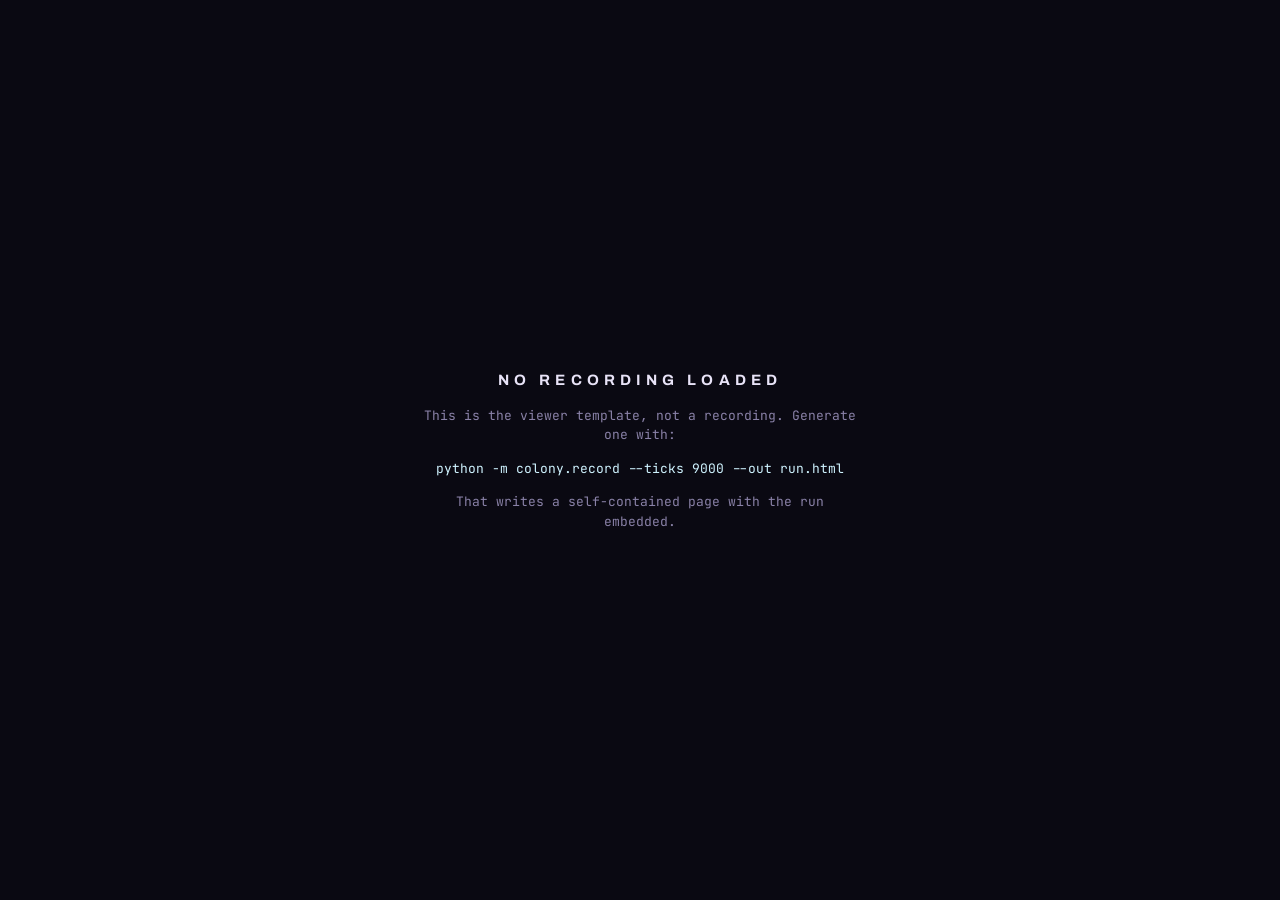
<file: artifacts/fable/viewer_template.html>
<!DOCTYPE html>
<html lang="en">
<head>
<meta charset="utf-8">
<meta name="viewport" content="width=device-width, initial-scale=1">
<title>colony — substrate monitor</title>
<link rel="preconnect" href="https://fonts.googleapis.com">
<link rel="preconnect" href="https://fonts.gstatic.com" crossorigin>
<link href="https://fonts.googleapis.com/css2?family=Archivo:wght@500;700&family=JetBrains+Mono:wght@400;500;700&display=swap" rel="stylesheet">
<style>
:root{
  --void:#0A0912; --panel:#14121F; --panel-2:#1B182B; --rule:#2C2645;
  --ink:#E8E3F7; --ink-dim:#8A82A8; --ink-faint:#5A5478;
  --mote:#CFF3FF; --alarm:#FF7A4D; --amber:#FFB03A;
  --tint:0;
}
*{box-sizing:border-box;margin:0;padding:0}
html,body{height:100%}
body{
  background:var(--void); color:var(--ink);
  font-family:'JetBrains Mono',ui-monospace,SFMono-Regular,Menlo,monospace;
  font-size:13px; line-height:1.5;
  display:flex; flex-direction:column; min-height:100%;
  -webkit-font-smoothing:antialiased;
}
/* signature: the whole instrument runs hot when the colony does */
body::after{
  content:''; position:fixed; inset:0; pointer-events:none; z-index:5;
  background:radial-gradient(120% 80% at 50% 110%, rgba(255,90,40,.55), transparent 62%);
  opacity:calc(var(--tint) * .5); transition:opacity .5s ease;
}
h1{
  font-family:'Archivo',system-ui,sans-serif; font-weight:700;
  font-size:15px; letter-spacing:.34em; text-transform:uppercase;
}
header{
  display:flex; align-items:baseline; gap:18px; flex-wrap:wrap;
  padding:16px 20px; border-bottom:1px solid var(--rule); background:var(--panel);
}
.sub{color:var(--ink-faint); letter-spacing:.06em; font-size:11px}
.spacer{flex:1}
.tick{font-size:22px; font-weight:700; font-variant-numeric:tabular-nums}
.tick span{color:var(--ink-faint); font-size:11px; font-weight:400; letter-spacing:.2em}

main{display:grid; grid-template-columns:minmax(0,1fr) 300px; gap:1px; background:var(--rule); flex:1}
.left{background:var(--panel); display:flex; flex-direction:column; min-width:0}
.side{background:var(--panel)}
.field{display:flex; align-items:center; justify-content:center; padding:20px 20px 14px; min-height:300px}
canvas#grid{
  image-rendering:pixelated; width:100%; height:auto; max-width:620px;
  border:1px solid var(--rule); background:#0d0a1c;
}
.side{padding:18px 20px; display:flex; flex-direction:column; gap:16px; overflow:hidden}

/* strain composition — who is winning, at a glance */
.strains{display:flex; height:8px; border-radius:2px; overflow:hidden; background:var(--panel-2); margin-top:5px}
.strains i{display:block; height:100%; transition:width .18s linear}
.strainkey{display:flex; flex-wrap:wrap; gap:4px 11px; margin-top:7px; font-size:10px; color:var(--ink-faint)}
.strainkey span{display:flex; align-items:center; gap:4px; font-variant-numeric:tabular-nums}
.strainkey b{width:7px; height:7px; border-radius:50%; display:inline-block}

/* dominant genome, diffed against the seeded ancestor */
.genome{border-top:1px solid var(--rule); padding:14px 20px 18px; min-height:0}
.genome header{all:unset; display:flex; align-items:baseline; gap:12px; margin-bottom:10px}
.genome h2{font-size:10px; letter-spacing:.22em; text-transform:uppercase; color:var(--ink-faint); font-weight:500}
.genome .meta{font-size:10px; color:var(--ink-faint); letter-spacing:.08em}
.tokens{display:flex; flex-wrap:wrap; gap:3px}
.tok{
  font-size:10.5px; padding:3px 7px; border-radius:2px; letter-spacing:.03em;
  background:var(--panel-2); color:var(--ink-dim); border:1px solid transparent;
}
.tok.add{background:rgba(127,233,255,.14); color:var(--mote); border-color:rgba(127,233,255,.42)}
.tok.del{color:var(--ink-faint); text-decoration:line-through; opacity:.55; background:transparent}

.readout{display:flex; flex-direction:column; gap:3px}
.readout .label{font-size:10px; letter-spacing:.22em; text-transform:uppercase; color:var(--ink-faint)}
.readout .value{font-size:19px; font-weight:700; font-variant-numeric:tabular-nums; line-height:1.15}
.readout .value em{font-style:normal; font-size:11px; font-weight:400; color:var(--ink-dim); margin-left:5px}
.grid2{display:grid; grid-template-columns:1fr 1fr; gap:16px}

.meter{height:4px; background:var(--panel-2); border-radius:2px; overflow:hidden; margin-top:5px}
.meter i{display:block; height:100%; width:0; transition:width .18s linear}
.meter.mem i{background:var(--mote)}
.meter.heat i{background:linear-gradient(90deg,#94266a,var(--amber))}
.hot .value{color:var(--alarm)}

.log{flex:1; min-height:0; display:flex; flex-direction:column; gap:6px; border-top:1px solid var(--rule); padding-top:14px}
.log h2{font-size:10px; letter-spacing:.22em; text-transform:uppercase; color:var(--ink-faint); font-weight:500; font-family:inherit}
.log ol{list-style:none; overflow-y:auto; display:flex; flex-direction:column; gap:5px; font-size:11px}
.log li{display:flex; gap:9px; color:var(--ink-dim)}
.log li b{color:var(--ink-faint); font-weight:400; font-variant-numeric:tabular-nums; min-width:46px}
.log li.heat{color:var(--alarm)}
.log li.task{color:var(--mote)}
.log .empty{color:var(--ink-faint); font-size:11px}

footer{border-top:1px solid var(--rule); background:var(--panel); padding:12px 20px 16px}
canvas#trace{width:100%; height:56px; display:block; margin-bottom:10px}
.transport{display:flex; align-items:center; gap:14px; flex-wrap:wrap}
button{
  font:inherit; font-weight:700; letter-spacing:.14em; text-transform:uppercase; font-size:11px;
  background:var(--panel-2); color:var(--ink); border:1px solid var(--rule);
  padding:8px 16px; border-radius:2px; cursor:pointer; transition:background .15s,border-color .15s;
}
button:hover{background:#252038; border-color:#3D3560}
button:focus-visible, input:focus-visible{outline:2px solid var(--mote); outline-offset:2px}
input[type=range]{flex:1; min-width:140px; accent-color:var(--mote); cursor:pointer}
.legend{display:flex; align-items:center; gap:8px; font-size:10px; color:var(--ink-faint); letter-spacing:.1em}
.ramp{width:78px; height:7px; border-radius:2px}

@media (max-width:760px){
  main{grid-template-columns:1fr}
  .genome{padding:14px 16px}
  .side{max-height:none}
  h1{font-size:13px; letter-spacing:.24em}
}
@media (prefers-reduced-motion:reduce){
  *{transition:none !important}
}
</style>
</head>
<body>

<header>
  <h1>Colony</h1>
  <span class="sub">substrate monitor</span>
  <span class="spacer"></span>
  <span class="tick"><span>TICK</span> <b id="tick">0</b></span>
</header>

<main>
  <div class="left">
    <div class="field"><canvas id="grid" width="32" height="32"></canvas></div>
    <section class="genome">
      <header>
        <h2>Dominant genome</h2>
        <span class="meta" id="genmeta">vs ancestor</span>
      </header>
      <div class="tokens" id="tokens"></div>
    </section>
  </div>

  <aside class="side">
    <div class="grid2">
      <div class="readout">
        <span class="label">Population</span>
        <span class="value" id="pop">0</span>
      </div>
      <div class="readout">
        <span class="label">Generation</span>
        <span class="value" id="gen">0</span>
      </div>
    </div>

    <div class="readout">
      <span class="label">Memory</span>
      <span class="value" id="mem">0%</span>
      <div class="meter mem"><i id="membar"></i></div>
    </div>

    <div class="readout" id="heatblock">
      <span class="label">Thermal load</span>
      <span class="value" id="heat">0<em id="mult">x1.00</em></span>
      <div class="meter heat"><i id="heatbar"></i></div>
    </div>

    <div class="readout">
      <span class="label">Strains</span>
      <div class="strains" id="strains"></div>
      <div class="strainkey" id="strainkey"></div>
    </div>

    <div class="grid2">
      <div class="readout">
        <span class="label">Births</span>
        <span class="value" id="births">0</span>
      </div>
      <div class="readout">
        <span class="label">Deaths</span>
        <span class="value" id="deaths">0</span>
      </div>
    </div>

    <div class="log">
      <h2>Log</h2>
      <ol id="events"><li class="empty">Nothing has happened yet.</li></ol>
    </div>
  </aside>
</main>

<footer>
  <canvas id="trace" width="1200" height="112"></canvas>
  <div class="transport">
    <button id="play">Play</button>
    <button id="speed">1x</button>
    <input type="range" id="scrub" min="0" max="0" value="0" aria-label="Scrub timeline">
    <span class="legend">
      depleted
      <span class="ramp" id="ramp"></span>
      rich
    </span>
  </div>
</footer>

<script id="run" type="application/json">__DATA__</script>
<script>
const RAW = document.getElementById('run').textContent;
if (RAW.trim() === '__' + 'DATA__'){
  document.body.innerHTML =
    '<div style="margin:auto;padding:40px;max-width:520px;text-align:center;color:#8A82A8">' +
    '<h1 style="color:#E8E3F7;margin-bottom:14px">No recording loaded</h1>' +
    '<p>This is the viewer template, not a recording. Generate one with:</p>' +
    '<p style="color:#CFF3FF;margin:14px 0">python -m colony.record --ticks 9000 --out run.html</p>' +
    '<p>That writes a self-contained page with the run embedded.</p></div>';
  throw new Error('template opened directly; no recording embedded');
}
const DATA = JSON.parse(RAW);
const A = "0123456789abcdefghijklmnopqrstuv";
const RAMP = ['#171331','#241a4d','#3a1f63','#56206e','#75216f','#94266a','#b4305c','#d24a45','#ea7128','#ffb03a'];
// One hue per founding lineage. Chosen to stay legible over a field that runs
// indigo through magenta to amber.
const STRAIN = ['#7FE9FF','#7CFFC4','#C9A6FF','#FFFFFF','#FF9BD2','#C3FF6B'];
const STRAIN_RGB = STRAIN.map(h => [parseInt(h.slice(1,3),16), parseInt(h.slice(3,5),16), parseInt(h.slice(5,7),16)]);
const ISA = DATA.isa || [];

const W = DATA.width, H = DATA.height, frames = DATA.frames;
const grid = document.getElementById('grid'), gtx = grid.getContext('2d');
const trace = document.getElementById('trace'), ttx = trace.getContext('2d');
grid.width = W; grid.height = H;

document.getElementById('ramp').style.background =
  `linear-gradient(90deg, ${RAMP.join(',')})`;

// Offscreen buffer: paint the energy field a pixel per tile, then let the
// canvas scale it up. Pixelated upscaling keeps the tile edges honest.
const buf = document.createElement('canvas');
buf.width = W; buf.height = H;
const btx = buf.getContext('2d');
const img = btx.createImageData(W, H);

const RGB = RAMP.map(h => [parseInt(h.slice(1,3),16), parseInt(h.slice(3,5),16), parseInt(h.slice(5,7),16)]);

let index = 0, playing = false, speed = 1, acc = 0, last = 0;
const shown = new Set();

function drawField(frame){
  const e = frame.e, d = img.data;
  for (let i = 0; i < W*H; i++){
    const [r,g,b] = RGB[e.charCodeAt(i) - 48] || RGB[0];
    d[i*4] = r; d[i*4+1] = g; d[i*4+2] = b; d[i*4+3] = 255;
  }
  // Organisms are drawn over the field, coloured by which founder they descend
  // from — so a strain sweeping the map is something you can see happen.
  const o = frame.o;
  for (let i = 0; i + 2 < o.length + 1; i += 3){
    const idx = A.indexOf(o[i]) * 32 + A.indexOf(o[i+1]);
    if (idx < 0 || idx >= W*H) continue;
    const [r,g,b] = STRAIN_RGB[A.indexOf(o[i+2]) % STRAIN_RGB.length] || STRAIN_RGB[0];
    d[idx*4] = r; d[idx*4+1] = g; d[idx*4+2] = b; d[idx*4+3] = 255;
  }
  btx.putImageData(img, 0, 0);
  gtx.imageSmoothingEnabled = false;
  gtx.clearRect(0,0,W,H);
  gtx.drawImage(buf, 0, 0);
}

function drawTrace(upTo){
  const w = trace.width, h = trace.height;
  ttx.clearRect(0,0,w,h);
  const maxPop = Math.max(...frames.map(f => f.p), 1);
  const maxHeat = Math.max(...frames.map(f => f.h), 1);

  // Shade the stretches where the colony was throttling itself.
  ttx.fillStyle = 'rgba(255,122,77,.13)';
  frames.forEach((f, i) => {
    if (f.x > 1) ttx.fillRect(i / frames.length * w, 0, w / frames.length + 1, h);
  });

  const line = (key, max, colour, width) => {
    ttx.beginPath();
    frames.forEach((f, i) => {
      const x = i / (frames.length - 1) * w;
      const y = h - (f[key] / max) * (h - 8) - 4;
      i ? ttx.lineTo(x, y) : ttx.moveTo(x, y);
    });
    ttx.strokeStyle = colour; ttx.lineWidth = width; ttx.stroke();
  };
  line('h', maxHeat, 'rgba(255,176,58,.55)', 1.5);
  line('p', maxPop, '#CFF3FF', 2);

  const px = upTo / (frames.length - 1) * w;
  ttx.strokeStyle = 'rgba(232,227,247,.8)'; ttx.lineWidth = 1;
  ttx.beginPath(); ttx.moveTo(px, 0); ttx.lineTo(px, h); ttx.stroke();
}

function renderEvents(tick){
  const list = document.getElementById('events');
  const due = DATA.events.filter(e => e.tick <= tick).slice(-14).reverse();
  if (!due.length){
    list.innerHTML = '<li class="empty">Nothing has happened yet.</li>';
    return;
  }
  list.innerHTML = due.map(e => {
    const hot = e.text.includes('throttling') ? ' hot' : '';
    const fresh = !shown.has(e.tick + e.text) ? ' new' : '';
    shown.add(e.tick + e.text);
    return `<li class="${e.kind || ''}"><b>${e.tick}</b>${e.text}</li>`;
  }).join('');
}

// Longest common subsequence, so the genome panel shows real insertions and
// deletions rather than a positional smear that shifts on every indel.
function diff(a, b){
  const n = a.length, m = b.length;
  const L = Array.from({length:n+1}, () => new Uint16Array(m+1));
  for (let i = n-1; i >= 0; i--)
    for (let j = m-1; j >= 0; j--)
      L[i][j] = a[i] === b[j] ? L[i+1][j+1] + 1 : Math.max(L[i+1][j], L[i][j+1]);

  const out = [];
  let i = 0, j = 0;
  while (i < n && j < m){
    if (a[i] === b[j]){ out.push(['same', b[j]]); i++; j++; }
    else if (L[i+1][j] >= L[i][j+1]){ out.push(['del', a[i]]); i++; }
    else { out.push(['add', b[j]]); j++; }
  }
  while (i < n) out.push(['del', a[i++]]);
  while (j < m) out.push(['add', b[j++]]);
  return out;
}

const decodeGenome = (s) => [...s].map(c => ISA[A.indexOf(c)] || '?');
const ANCESTOR = decodeGenome(DATA.ancestor || '');

function renderGenome(frame){
  const genome = decodeGenome(frame.dom || '');
  const parts = diff(ANCESTOR, genome);
  const added = parts.filter(p => p[0] === 'add').length;
  const removed = parts.filter(p => p[0] === 'del').length;

  document.getElementById('tokens').innerHTML =
    parts.map(([kind, name]) => `<span class="tok ${kind === 'same' ? '' : kind}">${name}</span>`).join('');

  const drift = added || removed
    ? `${added ? '+' + added : ''}${added && removed ? ' / ' : ''}${removed ? '\u2212' + removed : ''} vs ancestor`
    : 'unchanged from ancestor';
  document.getElementById('genmeta').textContent = `${frame.car} carriers \u00b7 ${drift}`;
}

function renderStrains(frame){
  const mix = frame.s || [];
  const total = mix.reduce((a,b) => a+b, 0) || 1;
  document.getElementById('strains').innerHTML =
    mix.map((n,i) => `<i style="width:${n/total*100}%;background:${STRAIN[i % STRAIN.length]}"></i>`).join('');
  document.getElementById('strainkey').innerHTML =
    mix.map((n,i) => n ? `<span><b style="background:${STRAIN[i % STRAIN.length]}"></b>${n}</span>` : '')
       .join('');
}

function show(i){
  index = Math.max(0, Math.min(frames.length - 1, i));
  const f = frames[index];

  drawField(f);
  drawTrace(index);
  renderEvents(f.t);
  renderGenome(f);
  renderStrains(f);

  document.getElementById('tick').textContent = f.t.toLocaleString();
  document.getElementById('pop').textContent = f.p;
  document.getElementById('gen').textContent = f.g;
  document.getElementById('births').textContent = f.b;
  document.getElementById('deaths').textContent = f.d;
  document.getElementById('mem').textContent = Math.round(f.m * 100) + '%';
  document.getElementById('membar').style.width = (f.m * 100) + '%';
  document.getElementById('heat').firstChild.nodeValue = Math.round(f.h);
  document.getElementById('mult').textContent = 'x' + f.x.toFixed(2);
  document.getElementById('heatbar').style.width = Math.min(100, f.h / 80 * 100) + '%';

  const over = Math.max(0, f.x - 1);
  document.documentElement.style.setProperty('--tint', Math.min(1, over / 0.8).toFixed(2));
  document.getElementById('heatblock').classList.toggle('hot', f.x > 1);

  document.getElementById('scrub').value = index;
}

function loop(now){
  if (playing){
    if (!last) last = now;
    acc += (now - last) * speed;
    last = now;
    while (acc > 90){
      acc -= 90;
      if (index >= frames.length - 1){ setPlaying(false); break; }
      show(index + 1);
    }
  } else { last = 0; }
  requestAnimationFrame(loop);
}

function setPlaying(on){
  playing = on;
  document.getElementById('play').textContent = on ? 'Pause' : 'Play';
  if (on && index >= frames.length - 1) show(0);
}

document.getElementById('play').onclick = () => setPlaying(!playing);
document.getElementById('speed').onclick = (e) => {
  speed = speed === 1 ? 2 : speed === 2 ? 4 : 1;
  e.target.textContent = speed + 'x';
};
document.getElementById('scrub').oninput = (e) => { setPlaying(false); show(+e.target.value); };
document.addEventListener('keydown', (e) => {
  if (e.code === 'Space'){ e.preventDefault(); setPlaying(!playing); }
  if (e.code === 'ArrowRight'){ setPlaying(false); show(index + 1); }
  if (e.code === 'ArrowLeft'){ setPlaying(false); show(index - 1); }
});

document.getElementById('scrub').max = frames.length - 1;
show(0);
requestAnimationFrame(loop);
if (!window.matchMedia('(prefers-reduced-motion: reduce)').matches) setPlaying(true);
</script>
</body>
</html>
</file>
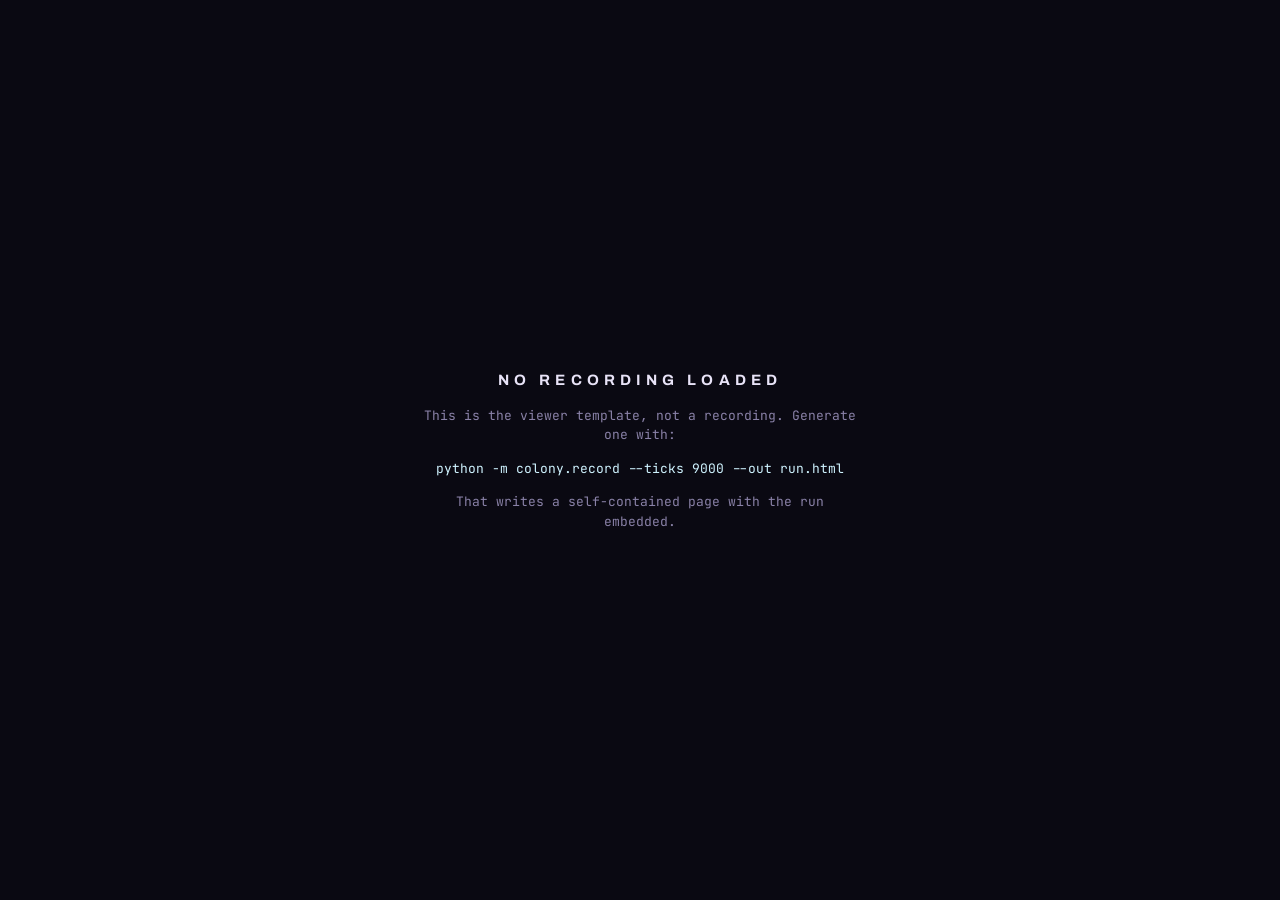
<file: src/colony/viewer_template.html>
<!DOCTYPE html>
<html lang="en">
<head>
<meta charset="utf-8">
<meta name="viewport" content="width=device-width, initial-scale=1">
<title>colony — substrate monitor</title>
<link rel="preconnect" href="https://fonts.googleapis.com">
<link rel="preconnect" href="https://fonts.gstatic.com" crossorigin>
<link href="https://fonts.googleapis.com/css2?family=Archivo:wght@500;700&family=JetBrains+Mono:wght@400;500;700&display=swap" rel="stylesheet">
<style>
:root{
  --void:#0A0912; --panel:#14121F; --panel-2:#1B182B; --rule:#2C2645;
  --ink:#E8E3F7; --ink-dim:#8A82A8; --ink-faint:#5A5478;
  --mote:#CFF3FF; --alarm:#FF7A4D; --amber:#FFB03A;
  --tint:0;
}
*{box-sizing:border-box;margin:0;padding:0}
html,body{height:100%}
body{
  background:var(--void); color:var(--ink);
  font-family:'JetBrains Mono',ui-monospace,SFMono-Regular,Menlo,monospace;
  font-size:13px; line-height:1.5;
  display:flex; flex-direction:column; min-height:100%;
  -webkit-font-smoothing:antialiased;
}
/* signature: the whole instrument runs hot when the colony does */
body::after{
  content:''; position:fixed; inset:0; pointer-events:none; z-index:5;
  background:radial-gradient(120% 80% at 50% 110%, rgba(255,90,40,.55), transparent 62%);
  opacity:calc(var(--tint) * .5); transition:opacity .5s ease;
}
h1{
  font-family:'Archivo',system-ui,sans-serif; font-weight:700;
  font-size:15px; letter-spacing:.34em; text-transform:uppercase;
}
header{
  display:flex; align-items:baseline; gap:18px; flex-wrap:wrap;
  padding:16px 20px; border-bottom:1px solid var(--rule); background:var(--panel);
}
.sub{color:var(--ink-faint); letter-spacing:.06em; font-size:11px}
.spacer{flex:1}
.tick{font-size:22px; font-weight:700; font-variant-numeric:tabular-nums}
.tick span{color:var(--ink-faint); font-size:11px; font-weight:400; letter-spacing:.2em}

main{display:grid; grid-template-columns:minmax(0,1fr) 300px; gap:1px; background:var(--rule); flex:1}
.left{background:var(--panel); display:flex; flex-direction:column; min-width:0}
.side{background:var(--panel)}
.field{display:flex; align-items:center; justify-content:center; padding:20px 20px 14px; min-height:300px}
canvas#grid{
  image-rendering:pixelated; width:100%; height:auto; max-width:620px;
  border:1px solid var(--rule); background:#0d0a1c;
}
.side{padding:18px 20px; display:flex; flex-direction:column; gap:16px; overflow:hidden}

/* strain composition — who is winning, at a glance */
.strains{display:flex; height:8px; border-radius:2px; overflow:hidden; background:var(--panel-2); margin-top:5px}
.strains i{display:block; height:100%; transition:width .18s linear}
.strainkey{display:flex; flex-wrap:wrap; gap:4px 11px; margin-top:7px; font-size:10px; color:var(--ink-faint)}
.strainkey span{display:flex; align-items:center; gap:4px; font-variant-numeric:tabular-nums}
.strainkey b{width:7px; height:7px; border-radius:50%; display:inline-block}

/* dominant genome, diffed against the seeded ancestor */
.genome{border-top:1px solid var(--rule); padding:14px 20px 18px; min-height:0}
.genome header{all:unset; display:flex; align-items:baseline; gap:12px; margin-bottom:10px}
.genome h2{font-size:10px; letter-spacing:.22em; text-transform:uppercase; color:var(--ink-faint); font-weight:500}
.genome .meta{font-size:10px; color:var(--ink-faint); letter-spacing:.08em}
.tokens{display:flex; flex-wrap:wrap; gap:3px}
.tok{
  font-size:10.5px; padding:3px 7px; border-radius:2px; letter-spacing:.03em;
  background:var(--panel-2); color:var(--ink-dim); border:1px solid transparent;
}
.tok.add{background:rgba(127,233,255,.14); color:var(--mote); border-color:rgba(127,233,255,.42)}
.tok.del{color:var(--ink-faint); text-decoration:line-through; opacity:.55; background:transparent}

.readout{display:flex; flex-direction:column; gap:3px}
.readout .label{font-size:10px; letter-spacing:.22em; text-transform:uppercase; color:var(--ink-faint)}
.readout .value{font-size:19px; font-weight:700; font-variant-numeric:tabular-nums; line-height:1.15}
.readout .value em{font-style:normal; font-size:11px; font-weight:400; color:var(--ink-dim); margin-left:5px}
.grid2{display:grid; grid-template-columns:1fr 1fr; gap:16px}

.meter{height:4px; background:var(--panel-2); border-radius:2px; overflow:hidden; margin-top:5px}
.meter i{display:block; height:100%; width:0; transition:width .18s linear}
.meter.mem i{background:var(--mote)}
.meter.heat i{background:linear-gradient(90deg,#94266a,var(--amber))}
.hot .value{color:var(--alarm)}

.log{flex:1; min-height:0; display:flex; flex-direction:column; gap:6px; border-top:1px solid var(--rule); padding-top:14px}
.log h2{font-size:10px; letter-spacing:.22em; text-transform:uppercase; color:var(--ink-faint); font-weight:500; font-family:inherit}
.log ol{list-style:none; overflow-y:auto; display:flex; flex-direction:column; gap:5px; font-size:11px}
.log li{display:flex; gap:9px; color:var(--ink-dim)}
.log li b{color:var(--ink-faint); font-weight:400; font-variant-numeric:tabular-nums; min-width:46px}
.log li.heat{color:var(--alarm)}
.log li.task{color:var(--mote)}
.log .empty{color:var(--ink-faint); font-size:11px}

footer{border-top:1px solid var(--rule); background:var(--panel); padding:12px 20px 16px}
canvas#trace{width:100%; height:56px; display:block; margin-bottom:10px}
.transport{display:flex; align-items:center; gap:14px; flex-wrap:wrap}
button{
  font:inherit; font-weight:700; letter-spacing:.14em; text-transform:uppercase; font-size:11px;
  background:var(--panel-2); color:var(--ink); border:1px solid var(--rule);
  padding:8px 16px; border-radius:2px; cursor:pointer; transition:background .15s,border-color .15s;
}
button:hover{background:#252038; border-color:#3D3560}
button:focus-visible, input:focus-visible{outline:2px solid var(--mote); outline-offset:2px}
input[type=range]{flex:1; min-width:140px; accent-color:var(--mote); cursor:pointer}
.legend{display:flex; align-items:center; gap:8px; font-size:10px; color:var(--ink-faint); letter-spacing:.1em}
.ramp{width:78px; height:7px; border-radius:2px}

@media (max-width:760px){
  main{grid-template-columns:1fr}
  .genome{padding:14px 16px}
  .side{max-height:none}
  h1{font-size:13px; letter-spacing:.24em}
}
@media (prefers-reduced-motion:reduce){
  *{transition:none !important}
}
</style>
</head>
<body>

<header>
  <h1>Colony</h1>
  <span class="sub">substrate monitor</span>
  <span class="spacer"></span>
  <span class="tick"><span>TICK</span> <b id="tick">0</b></span>
</header>

<main>
  <div class="left">
    <div class="field"><canvas id="grid" width="32" height="32"></canvas></div>
    <section class="genome">
      <header>
        <h2>Dominant genome</h2>
        <span class="meta" id="genmeta">vs ancestor</span>
      </header>
      <div class="tokens" id="tokens"></div>
    </section>
  </div>

  <aside class="side">
    <div class="grid2">
      <div class="readout">
        <span class="label">Population</span>
        <span class="value" id="pop">0</span>
      </div>
      <div class="readout">
        <span class="label">Generation</span>
        <span class="value" id="gen">0</span>
      </div>
    </div>

    <div class="readout">
      <span class="label">Memory</span>
      <span class="value" id="mem">0%</span>
      <div class="meter mem"><i id="membar"></i></div>
    </div>

    <div class="readout" id="heatblock">
      <span class="label">Thermal load</span>
      <span class="value" id="heat">0<em id="mult">x1.00</em></span>
      <div class="meter heat"><i id="heatbar"></i></div>
    </div>

    <div class="readout">
      <span class="label">Strains</span>
      <div class="strains" id="strains"></div>
      <div class="strainkey" id="strainkey"></div>
    </div>

    <div class="grid2">
      <div class="readout">
        <span class="label">Births</span>
        <span class="value" id="births">0</span>
      </div>
      <div class="readout">
        <span class="label">Deaths</span>
        <span class="value" id="deaths">0</span>
      </div>
    </div>

    <div class="log">
      <h2>Log</h2>
      <ol id="events"><li class="empty">Nothing has happened yet.</li></ol>
    </div>
  </aside>
</main>

<footer>
  <canvas id="trace" width="1200" height="112"></canvas>
  <div class="transport">
    <button id="play">Play</button>
    <button id="speed">1x</button>
    <input type="range" id="scrub" min="0" max="0" value="0" aria-label="Scrub timeline">
    <span class="legend">
      depleted
      <span class="ramp" id="ramp"></span>
      rich
    </span>
  </div>
</footer>

<script id="run" type="application/json">__DATA__</script>
<script>
const RAW = document.getElementById('run').textContent;
if (RAW.trim() === '__' + 'DATA__'){
  document.body.innerHTML =
    '<div style="margin:auto;padding:40px;max-width:520px;text-align:center;color:#8A82A8">' +
    '<h1 style="color:#E8E3F7;margin-bottom:14px">No recording loaded</h1>' +
    '<p>This is the viewer template, not a recording. Generate one with:</p>' +
    '<p style="color:#CFF3FF;margin:14px 0">python -m colony.record --ticks 9000 --out run.html</p>' +
    '<p>That writes a self-contained page with the run embedded.</p></div>';
  throw new Error('template opened directly; no recording embedded');
}
const DATA = JSON.parse(RAW);
const A = "0123456789abcdefghijklmnopqrstuv";
const RAMP = ['#171331','#241a4d','#3a1f63','#56206e','#75216f','#94266a','#b4305c','#d24a45','#ea7128','#ffb03a'];
// One hue per founding lineage. Chosen to stay legible over a field that runs
// indigo through magenta to amber.
const STRAIN = ['#7FE9FF','#7CFFC4','#C9A6FF','#FFFFFF','#FF9BD2','#C3FF6B','#FFB03A','#68DFFF','#FF7A68','#A98BFF','#63E6BE','#FFD6A5'];
const STRAIN_RGB = STRAIN.map(h => [parseInt(h.slice(1,3),16), parseInt(h.slice(3,5),16), parseInt(h.slice(5,7),16)]);
const ISA = DATA.isa || [];

const W = DATA.width, H = DATA.height, frames = DATA.frames;
const grid = document.getElementById('grid'), gtx = grid.getContext('2d');
const trace = document.getElementById('trace'), ttx = trace.getContext('2d');
grid.width = W; grid.height = H;

document.getElementById('ramp').style.background =
  `linear-gradient(90deg, ${RAMP.join(',')})`;

// Offscreen buffer: paint the energy field a pixel per tile, then let the
// canvas scale it up. Pixelated upscaling keeps the tile edges honest.
const buf = document.createElement('canvas');
buf.width = W; buf.height = H;
const btx = buf.getContext('2d');
const img = btx.createImageData(W, H);

const RGB = RAMP.map(h => [parseInt(h.slice(1,3),16), parseInt(h.slice(3,5),16), parseInt(h.slice(5,7),16)]);

let index = 0, playing = false, speed = 1, acc = 0, last = 0;
const shown = new Set();

function drawField(frame){
  const e = frame.e, d = img.data;
  for (let i = 0; i < W*H; i++){
    const [r,g,b] = RGB[e.charCodeAt(i) - 48] || RGB[0];
    d[i*4] = r; d[i*4+1] = g; d[i*4+2] = b; d[i*4+3] = 255;
  }
  // Organisms are drawn over the field, coloured by which founder they descend
  // from — so a strain sweeping the map is something you can see happen.
  const o = frame.o;
  for (let i = 0; i + 3 < o.length + 1; i += 4){
    const idx = A.indexOf(o[i]) * 1024 + A.indexOf(o[i+1]) * 32 + A.indexOf(o[i+2]);
    if (idx < 0 || idx >= W*H) continue;
    const [r,g,b] = STRAIN_RGB[A.indexOf(o[i+3]) % STRAIN_RGB.length] || STRAIN_RGB[0];
    d[idx*4] = r; d[idx*4+1] = g; d[idx*4+2] = b; d[idx*4+3] = 255;
  }
  btx.putImageData(img, 0, 0);
  gtx.imageSmoothingEnabled = false;
  gtx.clearRect(0,0,W,H);
  gtx.drawImage(buf, 0, 0);
}

function drawTrace(upTo){
  const w = trace.width, h = trace.height;
  ttx.clearRect(0,0,w,h);
  const maxPop = Math.max(...frames.map(f => f.p), 1);
  const maxHeat = Math.max(...frames.map(f => f.h), 1);

  // Shade the stretches where the colony was throttling itself.
  ttx.fillStyle = 'rgba(255,122,77,.13)';
  frames.forEach((f, i) => {
    if (f.x > 1) ttx.fillRect(i / frames.length * w, 0, w / frames.length + 1, h);
  });

  const line = (key, max, colour, width) => {
    ttx.beginPath();
    frames.forEach((f, i) => {
      const x = i / (frames.length - 1) * w;
      const y = h - (f[key] / max) * (h - 8) - 4;
      i ? ttx.lineTo(x, y) : ttx.moveTo(x, y);
    });
    ttx.strokeStyle = colour; ttx.lineWidth = width; ttx.stroke();
  };
  line('h', maxHeat, 'rgba(255,176,58,.55)', 1.5);
  line('p', maxPop, '#CFF3FF', 2);

  const px = upTo / (frames.length - 1) * w;
  ttx.strokeStyle = 'rgba(232,227,247,.8)'; ttx.lineWidth = 1;
  ttx.beginPath(); ttx.moveTo(px, 0); ttx.lineTo(px, h); ttx.stroke();
}

function renderEvents(tick){
  const list = document.getElementById('events');
  const due = DATA.events.filter(e => e.tick <= tick).slice(-14).reverse();
  if (!due.length){
    list.innerHTML = '<li class="empty">Nothing has happened yet.</li>';
    return;
  }
  list.innerHTML = due.map(e => {
    const hot = e.text.includes('throttling') ? ' hot' : '';
    const fresh = !shown.has(e.tick + e.text) ? ' new' : '';
    shown.add(e.tick + e.text);
    return `<li class="${e.kind || ''}"><b>${e.tick}</b>${e.text}</li>`;
  }).join('');
}

// Longest common subsequence, so the genome panel shows real insertions and
// deletions rather than a positional smear that shifts on every indel.
function diff(a, b){
  const n = a.length, m = b.length;
  const L = Array.from({length:n+1}, () => new Uint16Array(m+1));
  for (let i = n-1; i >= 0; i--)
    for (let j = m-1; j >= 0; j--)
      L[i][j] = a[i] === b[j] ? L[i+1][j+1] + 1 : Math.max(L[i+1][j], L[i][j+1]);

  const out = [];
  let i = 0, j = 0;
  while (i < n && j < m){
    if (a[i] === b[j]){ out.push(['same', b[j]]); i++; j++; }
    else if (L[i+1][j] >= L[i][j+1]){ out.push(['del', a[i]]); i++; }
    else { out.push(['add', b[j]]); j++; }
  }
  while (i < n) out.push(['del', a[i++]]);
  while (j < m) out.push(['add', b[j++]]);
  return out;
}

const decodeGenome = (s) => [...s].map(c => ISA[A.indexOf(c)] || '?');
const ANCESTOR = decodeGenome(DATA.ancestor || '');

function renderGenome(frame){
  const genome = decodeGenome(frame.dom || '');
  const parts = diff(ANCESTOR, genome);
  const added = parts.filter(p => p[0] === 'add').length;
  const removed = parts.filter(p => p[0] === 'del').length;

  document.getElementById('tokens').innerHTML =
    parts.map(([kind, name]) => `<span class="tok ${kind === 'same' ? '' : kind}">${name}</span>`).join('');

  const drift = added || removed
    ? `${added ? '+' + added : ''}${added && removed ? ' / ' : ''}${removed ? '\u2212' + removed : ''} vs ancestor`
    : 'unchanged from ancestor';
  document.getElementById('genmeta').textContent = `${frame.car} carriers \u00b7 ${drift}`;
}

function renderStrains(frame){
  const mix = frame.s || [];
  const total = mix.reduce((a,b) => a+b, 0) || 1;
  document.getElementById('strains').innerHTML =
    mix.map((n,i) => `<i style="width:${n/total*100}%;background:${STRAIN[i % STRAIN.length]}"></i>`).join('');
  document.getElementById('strainkey').innerHTML =
    mix.map((n,i) => n ? `<span><b style="background:${STRAIN[i % STRAIN.length]}"></b>${n}</span>` : '')
       .join('');
}

function show(i){
  index = Math.max(0, Math.min(frames.length - 1, i));
  const f = frames[index];

  drawField(f);
  drawTrace(index);
  renderEvents(f.t);
  renderGenome(f);
  renderStrains(f);

  document.getElementById('tick').textContent = f.t.toLocaleString();
  document.getElementById('pop').textContent = f.p;
  document.getElementById('gen').textContent = f.g;
  document.getElementById('births').textContent = f.b;
  document.getElementById('deaths').textContent = f.d;
  document.getElementById('mem').textContent = Math.round(f.m * 100) + '%';
  document.getElementById('membar').style.width = (f.m * 100) + '%';
  document.getElementById('heat').firstChild.nodeValue = Math.round(f.h);
  document.getElementById('mult').textContent = 'x' + f.x.toFixed(2);
  document.getElementById('heatbar').style.width = Math.min(100, f.h / 80 * 100) + '%';

  const over = Math.max(0, f.x - 1);
  document.documentElement.style.setProperty('--tint', Math.min(1, over / 0.8).toFixed(2));
  document.getElementById('heatblock').classList.toggle('hot', f.x > 1);

  document.getElementById('scrub').value = index;
}

function loop(now){
  if (playing){
    if (!last) last = now;
    acc += (now - last) * speed;
    last = now;
    while (acc > 90){
      acc -= 90;
      if (index >= frames.length - 1){ setPlaying(false); break; }
      show(index + 1);
    }
  } else { last = 0; }
  requestAnimationFrame(loop);
}

function setPlaying(on){
  playing = on;
  document.getElementById('play').textContent = on ? 'Pause' : 'Play';
  if (on && index >= frames.length - 1) show(0);
}

document.getElementById('play').onclick = () => setPlaying(!playing);
document.getElementById('speed').onclick = (e) => {
  speed = speed === 1 ? 2 : speed === 2 ? 4 : 1;
  e.target.textContent = speed + 'x';
};
document.getElementById('scrub').oninput = (e) => { setPlaying(false); show(+e.target.value); };
document.addEventListener('keydown', (e) => {
  if (e.code === 'Space'){ e.preventDefault(); setPlaying(!playing); }
  if (e.code === 'ArrowRight'){ setPlaying(false); show(index + 1); }
  if (e.code === 'ArrowLeft'){ setPlaying(false); show(index - 1); }
});

document.getElementById('scrub').max = frames.length - 1;
show(0);
requestAnimationFrame(loop);
if (!window.matchMedia('(prefers-reduced-motion: reduce)').matches) setPlaying(true);
</script>
</body>
</html>
</file>
<file: src/frontend/static/style.css>
*, *::before, *::after {
  box-sizing: border-box;
  margin: 0;
  padding: 0;
}

body {
  background: #111827;
  color: #e5e7eb;
  font-family: 'Courier New', Courier, monospace;
  height: 100vh;
  display: flex;
  flex-direction: column;
  overflow: hidden;
}

header {
  display: flex;
  align-items: center;
  justify-content: space-between;
  padding: 8px 16px;
  border-bottom: 1px solid #374151;
  flex-shrink: 0;
}

#controls {
  display: flex;
  align-items: center;
  gap: 8px;
}

#model-select {
  background: #1f2937;
  color: #9ca3af;
  border: 1px solid #374151;
  padding: 4px 8px;
  font-family: inherit;
  font-size: 11px;
  cursor: pointer;
}

#model-select:focus {
  outline: none;
  border-color: #6b7280;
}

#reset-btn,
#start-stop-btn {
  background: #1f2937;
  color: #9ca3af;
  border: 1px solid #374151;
  padding: 4px 12px;
  font-family: inherit;
  font-size: 11px;
  cursor: pointer;
  letter-spacing: 0.1em;
}

#reset-btn:hover,
#start-stop-btn:hover {
  background: #374151;
  color: #e5e7eb;
}

#reset-btn:disabled,
#start-stop-btn:disabled {
  opacity: 0.4;
  cursor: not-allowed;
}

header h1 {
  font-size: 14px;
  font-weight: normal;
  letter-spacing: 0.15em;
  color: #9ca3af;
  text-transform: uppercase;
}

main {
  display: flex;
  flex: 1;
  overflow: hidden;
}

#map-panel {
  flex: 1;
  overflow: auto;
  padding: 16px;
  background: #0f172a;
}

#map {
  display: block;
  image-rendering: pixelated;
}

#feed-panel {
  width: 640px;
  flex-shrink: 0;
  border-left: 1px solid #374151;
  display: flex;
  flex-direction: column;
  overflow: hidden;
}

#feed {
  flex: 1;
  overflow-y: auto;
  padding: 8px;
}

.feed-entry {
  padding: 8px 0;
  border-bottom: 1px solid #1f2937;
  font-size: 12px;
  line-height: 1.5;
}

.feed-entry:first-child {
  border-top: none;
}

.feed-agent {
  font-weight: bold;
  color: #e5e7eb;
}

.feed-action {
  color: #d1d5db;
}

.feed-reasoning {
  color: #4b5563;
  display: block;
  margin-top: 2px;
  font-style: italic;
}

.feed-feedback {
  color: #6b7280;
  display: block;
  margin-top: 2px;
}

.feed-feedback::before {
  content: '→ ';
  color: #4b5563;
}

.feed-time {
  display: block;
  margin-top: 4px;
  color: #374151;
  font-size: 10px;
}

::-webkit-scrollbar {
  width: 4px;
  height: 4px;
}

::-webkit-scrollbar-track {
  background: transparent;
}

::-webkit-scrollbar-thumb {
  background: #374151;
  border-radius: 2px;
}
</file>
